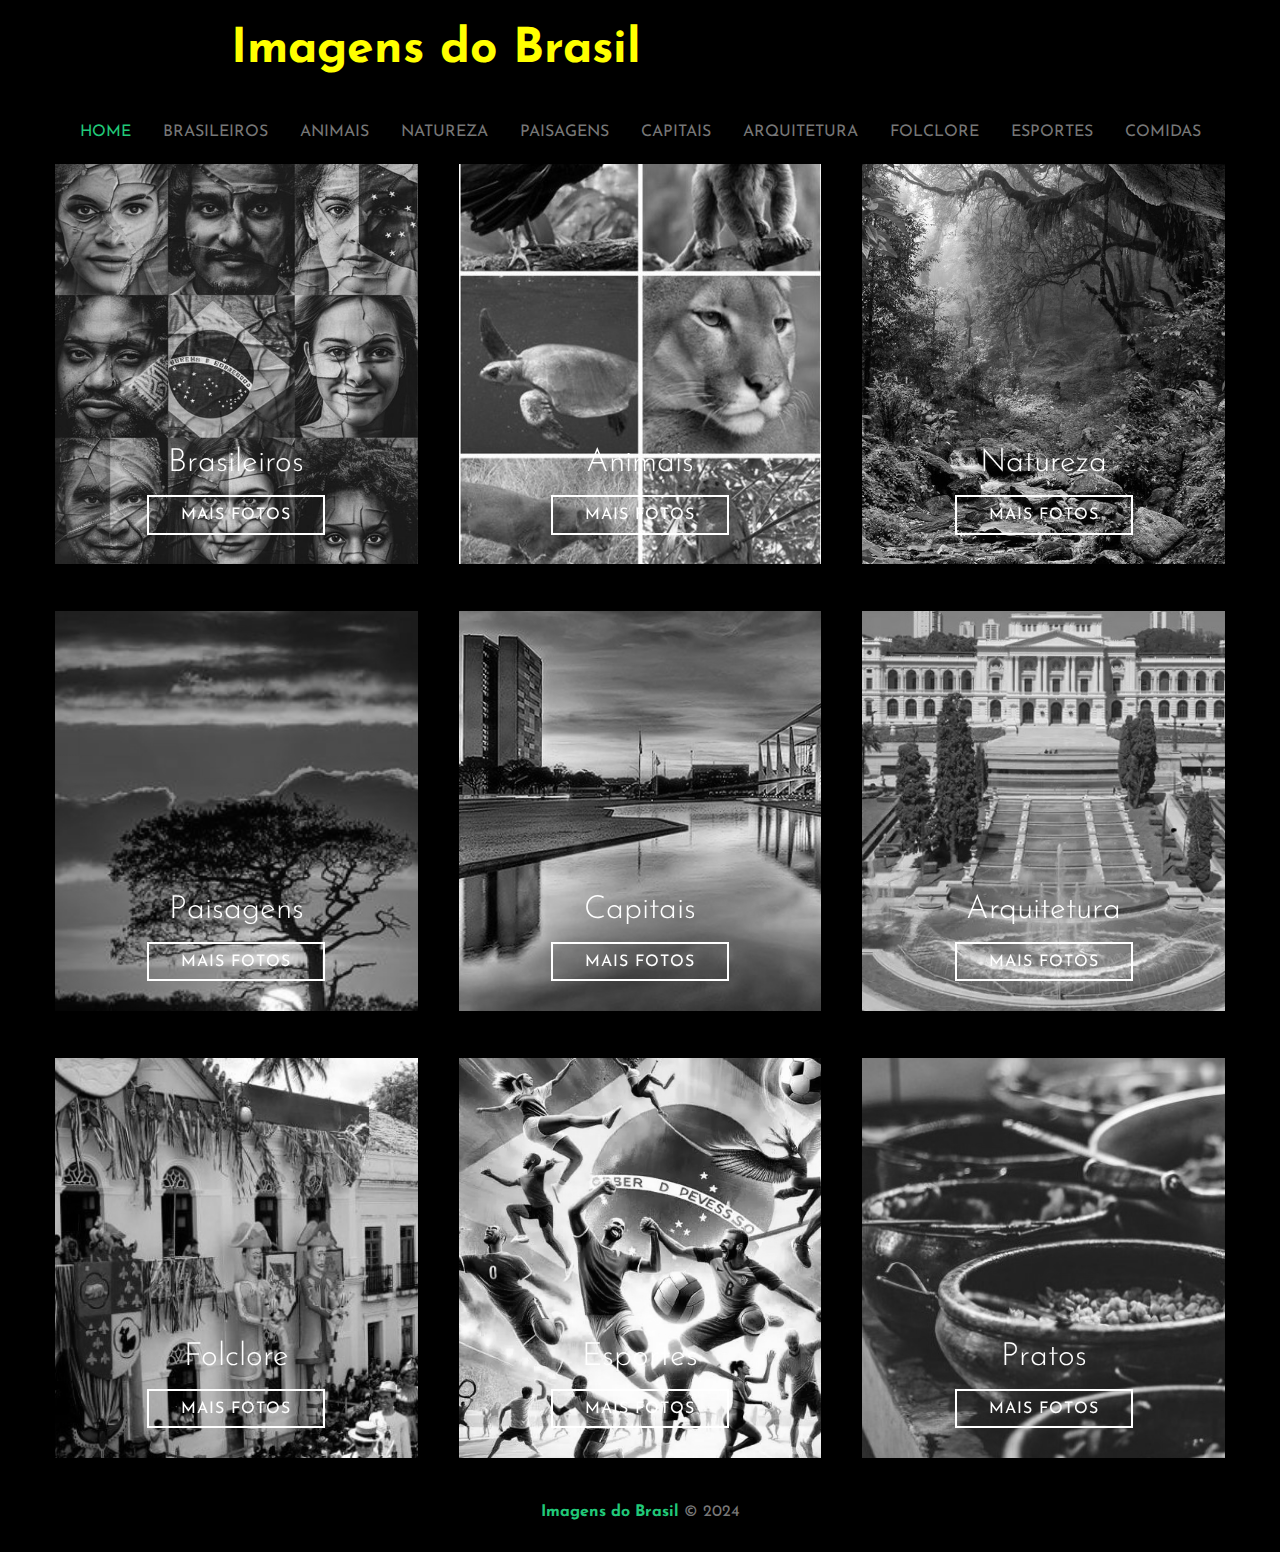
<file: index.html>
<!DOCTYPE html>
<html lang="pt-br">
<head>
  <meta charset="UTF-8">
  <meta name="viewport" content="width=device-width, initial-scale=1.0">
  <title>Imagens do Brasil </title>
</head>
<link rel="stylesheet" href="./css/style.css">
<link rel="preconnect" href="https://fonts.googleapis.com">
<link rel="preconnect" href="https://fonts.gstatic.com" crossorigin>
<link href="https://fonts.googleapis.com/css2?family=Josefin+Sans:ital,wght@0,100..700;1,100..700&display=swap" rel="stylesheet">

<link rel="stylesheet" href="https://cdnjs.cloudflare.com/ajax/libs/font-awesome/6.5.1/css/all.min.css" integrity="sha512-DTOQO9RWCH3ppGqcWaEA1BIZOC6xxalwEsw9c2QQeAIftl+Vegovlnee1c9QX4TctnWMn13TZye+giMm8e2LwA==" crossorigin="anonymous" referrerpolicy="no-referrer" />
<link rel="stylesheet" href="./index.html">
<body>

<div class="header-content">
   <h1 class="header-title">Imagens do Brasil</h1>
    <ul class="social-media">
      <li>
       <a href="https://github.com/Adriano1983" target="_blank"> <i class="fab fa-github"></i></a> 
      </li>
      <li>
        <a href="https://www.linkedin.com/in/adriano-beserra-0422541a2/" target="_blank"><i class="fab fa-linkedin"></i></a>
      </li>
      <li>
       <a href="mailto:adr.developer@hotmail.com" target="_blank"><i class="fa-solid fa-envelope"></i></a> 
      </li>
      
    </ul>
  </div>


  <header class="header">
    
  <nav class="header-navbar">  

  <ul>
    <li>
      <a href="../index.html" class="active">Home</a>
    </li>
    <li>
      <a href="./brasileiros.html">Brasileiros</a>
    </li>
    <li>
      <a href="./animais.html">Animais</a>
    </li>
    <li>
      <a href="./natureza.html">Natureza</a>
    </li>
    <li>
      <a href="./paisagens.html">Paisagens</a>
    </li>
    <li>
      <a href="./capitais.html">Capitais</a>
    </li>
    <li>
      <a href="./arquitetura.html">Arquitetura</a>
    </li>
    <li>
      <a href="./folclore.html">Folclore</a>
    </li>
    <li>
      <a href="./esportes.html">Esportes</a>
    </li>
    <li>
      <a href="./comidas.html">Comidas</a>
    </li>
  </ul>
</nav>

 </header>
<main>
  <div class="gallery">
    <div class="gallery-card" id="card-1">
      <h2 class="gallery-card-titlle">Brasileiros</h2>
      <a href="./brasileiros.html" class="gallery-card-btn">Mais fotos</a>
    </div>
      <div class="gallery-card" id="card-2">
        <h2 class="gallery-card-titlle">Animais</h2>
        <a href="./animais.html" class="gallery-card-btn">Mais fotos</a>
      </div>
        <div class="gallery-card" id="card-3">
          <h2 class="gallery-card-titlle">Natureza</h2>
          <a href="./natureza.html" class="gallery-card-btn">Mais fotos</a>
        </div>
          <div class="gallery-card" id="card-4">
            <h2 class="gallery-card-titlle">Paisagens </h2>
            <a href="./paisagens.html" class="gallery-card-btn">Mais fotos</a>
          </div>
            <div class="gallery-card" id="card-5">
              <h2 class="gallery-card-titlle">Capitais</h2>
              <a href="./capitais.html" class="gallery-card-btn">Mais fotos</a>
            </div>
              <div class="gallery-card" id="card-6">
                <h2 class="gallery-card-titlle">Arquitetura</h2>
                <a href="./arquitetura.html" class="gallery-card-btn">Mais fotos</a>
              </div>
                <div class="gallery-card" id="card-7">
                  <h2 class="gallery-card-titlle">Folclore</h2>
                  <a href="./folclore.html" class="gallery-card-btn">Mais fotos</a>
                </div>
                  <div class="gallery-card" id="card-8">
                    <h2 class="gallery-card-titlle">Esportes</h2>
                    <a href="./esportes.html" class="gallery-card-btn">Mais fotos</a>
                  </div>
                    <div class="gallery-card" id="card-9">
                      <h2 class="gallery-card-titlle">Pratos</h2>
                      <a href="./comidas.html" class="gallery-card-btn">Mais fotos</a>
                    </div>
   </div>
</main>
  <footer>
    <p><span>Imagens do Brasil</span> &copy; 2024</p>
  </footer>
</body>
</html>
</file>
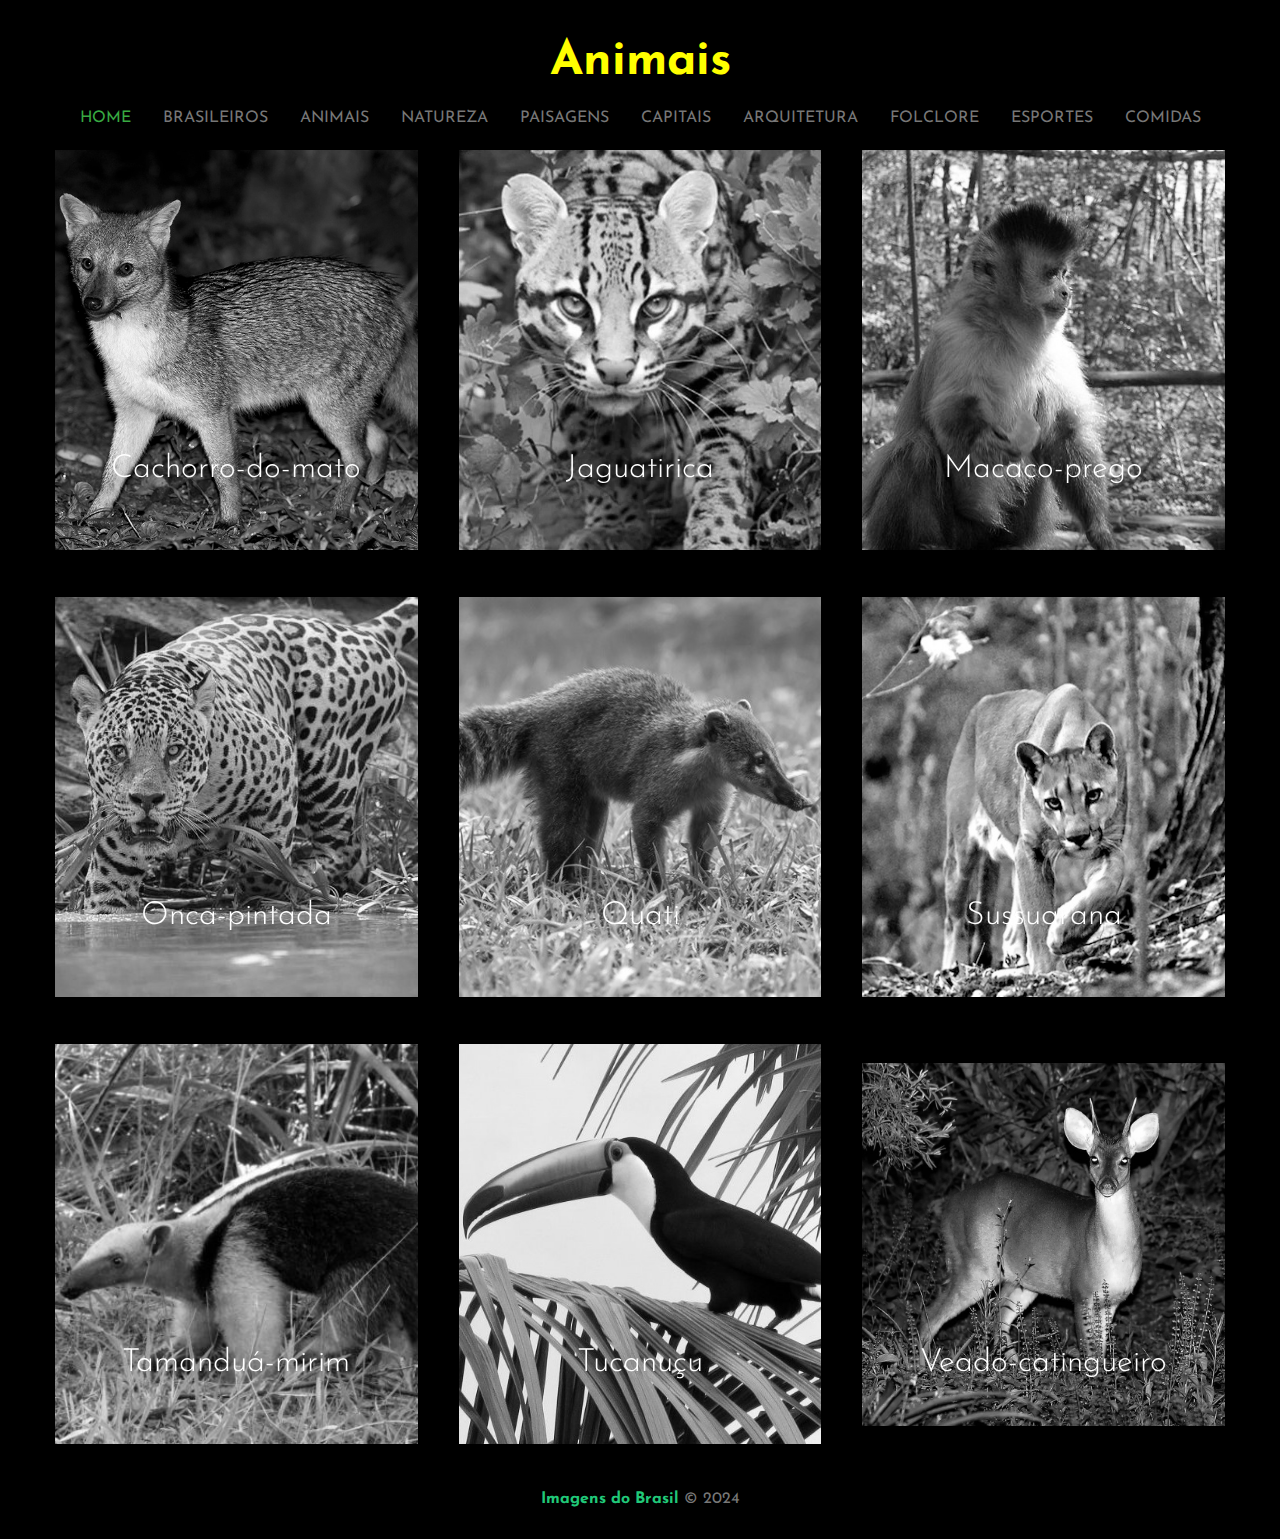
<file: animais.html>
<!DOCTYPE html>
<html lang="pt-br">
<head>
  <meta charset="UTF-8">
  <meta name="viewport" content="width=device-width, initial-scale=1.0">
  <title>Animais</title>
</head>
<link rel="stylesheet" href="./css/animais.css">
<link rel="preconnect" href="https://fonts.googleapis.com">
<link rel="preconnect" href="https://fonts.gstatic.com" crossorigin>
<link href="https://fonts.googleapis.com/css2?family=Josefin+Sans:ital,wght@0,100..700;1,100..700&display=swap" rel="stylesheet">

<link rel="stylesheet" href="https://cdnjs.cloudflare.com/ajax/libs/font-awesome/6.5.1/css/all.min.css" integrity="sha512-DTOQO9RWCH3ppGqcWaEA1BIZOC6xxalwEsw9c2QQeAIftl+Vegovlnee1c9QX4TctnWMn13TZye+giMm8e2LwA==" crossorigin="anonymous" referrerpolicy="no-referrer" />
<link rel="stylesheet" href="./index.html">
<body>

<div class="header-content">
   <h1 class="header-title">Animais</h1>
  </div>
  <header class="header">
    
  <nav class="header-navbar">  
  <ul>
    <li>
      <a href="../index.html" class="active">Home</a>
    </li>
    <li>
      <a href="./brasileiros.html">Brasileiros</a>
    </li>
    <li>
      <a href="./animais.html">Animais</a>
    </li>
    <li>
      <a href="./natureza.html">Natureza</a>
    </li>
    <li>
      <a href="./paisagens.html">Paisagens</a>
    </li>
    <li>
      <a href="./capitais.html">Capitais</a>
    </li>
    <li>
      <a href="./arquitetura.html">Arquitetura</a>
    </li>
    <li>
      <a href="./folclore.html">Folclore</a>
    </li>
    <li>
      <a href="./esportes.html">Esportes</a>
    </li>
    <li>
      <a href="./comidas.html">Comidas</a>
    </li>
  </ul>
</nav>

 </header>
<main>
  <div class="buttons-sides">
    <a href="./brasileiros.html" > <i class="fa-solid fa-angles-left"></i></a></li>
     <a href="./natureza.html" > <i class="fa-solid fa-angles-right"></i></a> 
  </div>
  
  <div class="gallery">
    <div class="gallery-card" id="card-1">
      <h2 class="gallery-card-titlle">Cachorro-do-mato</h2>
     
    </div>
      <div class="gallery-card" id="card-2">
        <h2 class="gallery-card-titlle">Jaguatirica</h2>
        
      </div>
        <div class="gallery-card" id="card-3">
          <h2 class="gallery-card-titlle">Macaco-prego</h2>
          
        </div>
          <div class="gallery-card" id="card-4">
            <h2 class="gallery-card-titlle">Onca-pintada</h2>
          
          </div>
            <div class="gallery-card" id="card-5">
              <h2 class="gallery-card-titlle">Quati</h2>
              
            </div>
              <div class="gallery-card" id="card-6">
                <h2 class="gallery-card-titlle">Sussuarana</h2>
                
              </div>
                <div class="gallery-card" id="card-7">
                  <h2 class="gallery-card-titlle">Tamanduá-mirim</h2>
                  
                </div>
                  <div class="gallery-card" id="card-8">
                    <h2 class="gallery-card-titlle">Tucanuçu</h2>
                    
                  </div>
                    <div class="gallery-card" id="card-9">
                      <h2 class="gallery-card-titlle">Veado-catingueiro</h2>
                      
                    </div>
   </div>
</main>
  <footer>
    <p><span>Imagens do Brasil</span> &copy; 2024</p>
  </footer>
</body>
</html>
</file>
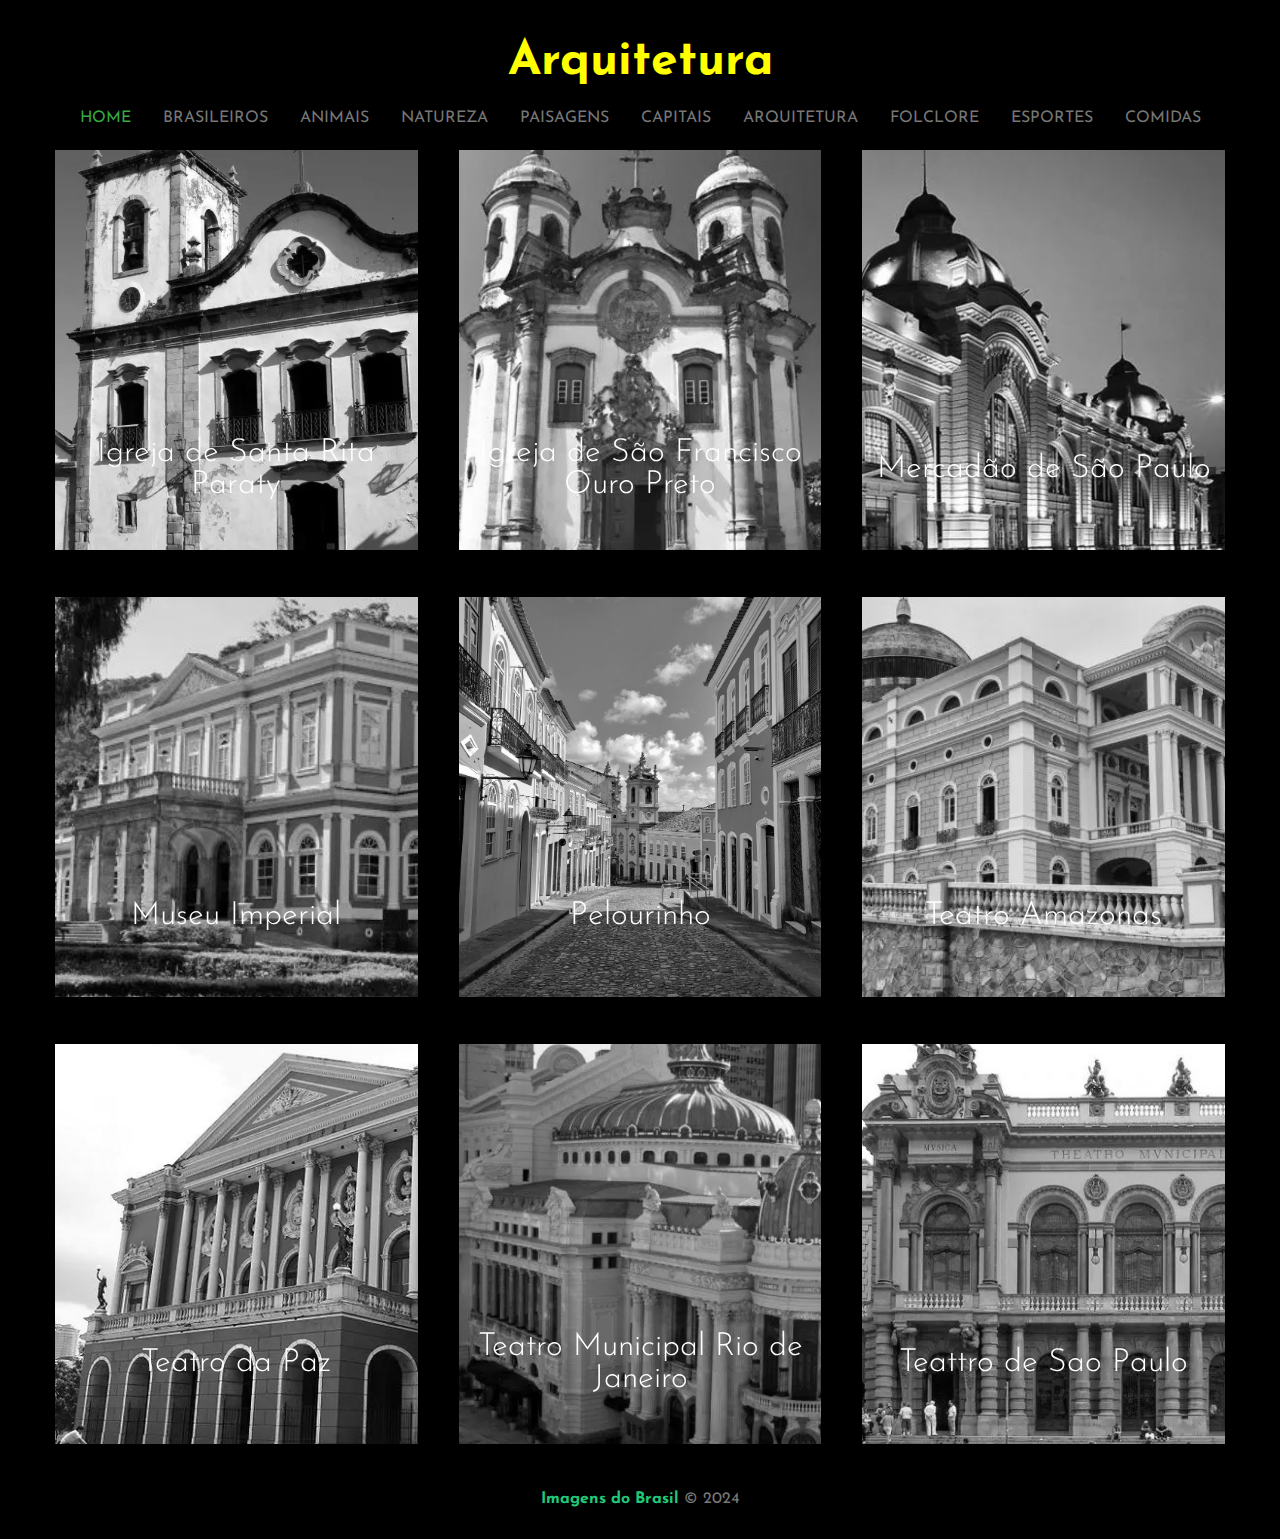
<file: arquitetura.html>
<!DOCTYPE html>
<html lang="pt-br">
<head>
  <meta charset="UTF-8">
  <meta name="viewport" content="width=device-width, initial-scale=1.0">
  <title>Arquitetura</title>
</head>
<link rel="stylesheet" href="./css/arquitetura.css">
<link rel="preconnect" href="https://fonts.googleapis.com">
<link rel="preconnect" href="https://fonts.gstatic.com" crossorigin>
<link href="https://fonts.googleapis.com/css2?family=Josefin+Sans:ital,wght@0,100..700;1,100..700&display=swap" rel="stylesheet">

<link rel="stylesheet" href="https://cdnjs.cloudflare.com/ajax/libs/font-awesome/6.5.1/css/all.min.css" integrity="sha512-DTOQO9RWCH3ppGqcWaEA1BIZOC6xxalwEsw9c2QQeAIftl+Vegovlnee1c9QX4TctnWMn13TZye+giMm8e2LwA==" crossorigin="anonymous" referrerpolicy="no-referrer" />
<link rel="stylesheet" href="./index.html">
<body>

<div class="header-content">
   <h1 class="header-title">Arquitetura</h1>
  </div>
  <header class="header">
    
  <nav class="header-navbar">  
  <ul>
    <li>
      <a href="../index.html" class="active">Home</a>
    </li>
    <li>
      <a href="./brasileiros.html">Brasileiros</a>
    </li>
    <li>
      <a href="./animais.html">Animais</a>
    </li>
    <li>
      <a href="./natureza.html">Natureza</a>
    </li>
    <li>
      <a href="./paisagens.html">Paisagens</a>
    </li>
    <li>
      <a href="./capitais.html">Capitais</a>
    </li>
    <li>
      <a href="./arquitetura.html">Arquitetura</a>
    </li>
    <li>
      <a href="./folclore.html">Folclore</a>
    </li>
    <li>
      <a href="./esportes.html">Esportes</a>
    </li>
    <li>
      <a href="./comidas.html">Comidas</a>
    </li>
  </ul>
</nav>

 </header>
<main>
  <div class="buttons-sides">
    <a href="./capitais.html"> <i class="fa-solid fa-angles-left"></i></a></li>
     <a href="./folclore.html"> <i class="fa-solid fa-angles-right"></i></a> 
  </div>
  <div class="gallery">
    <div class="gallery-card" id="card-1">
      <h2 class="gallery-card-titlle">Igreja de Santa Rita Paraty</h2>
     
    </div>
      <div class="gallery-card" id="card-2">
        <h2 class="gallery-card-titlle">Igreja de São Francisco Ouro Preto</h2>
        
      </div>
        <div class="gallery-card" id="card-3">
          <h2 class="gallery-card-titlle">Mercadão de São Paulo</h2>
          
        </div>
          <div class="gallery-card" id="card-4">
            <h2 class="gallery-card-titlle">Museu Imperial</h2>
          
          </div>
            <div class="gallery-card" id="card-5">
              <h2 class="gallery-card-titlle">Pelourinho</h2>
              
            </div>
              <div class="gallery-card" id="card-6">
                <h2 class="gallery-card-titlle">Teatro Amazonas</h2>
                
              </div>
                <div class="gallery-card" id="card-7">
                  <h2 class="gallery-card-titlle">Teatro da Paz</h2>
                  
                </div>
                  <div class="gallery-card" id="card-8">
                    <h2 class="gallery-card-titlle">Teatro Municipal Rio de Janeiro</h2>
                    
                  </div>
                    <div class="gallery-card" id="card-9">
                      <h2 class="gallery-card-titlle">Teattro de Sao Paulo</h2>
                      
                    </div>
   </div>
</main>
  <footer>
    <p><span>Imagens do Brasil</span> &copy; 2024</p>
  </footer>
</body>
</html>
</file>
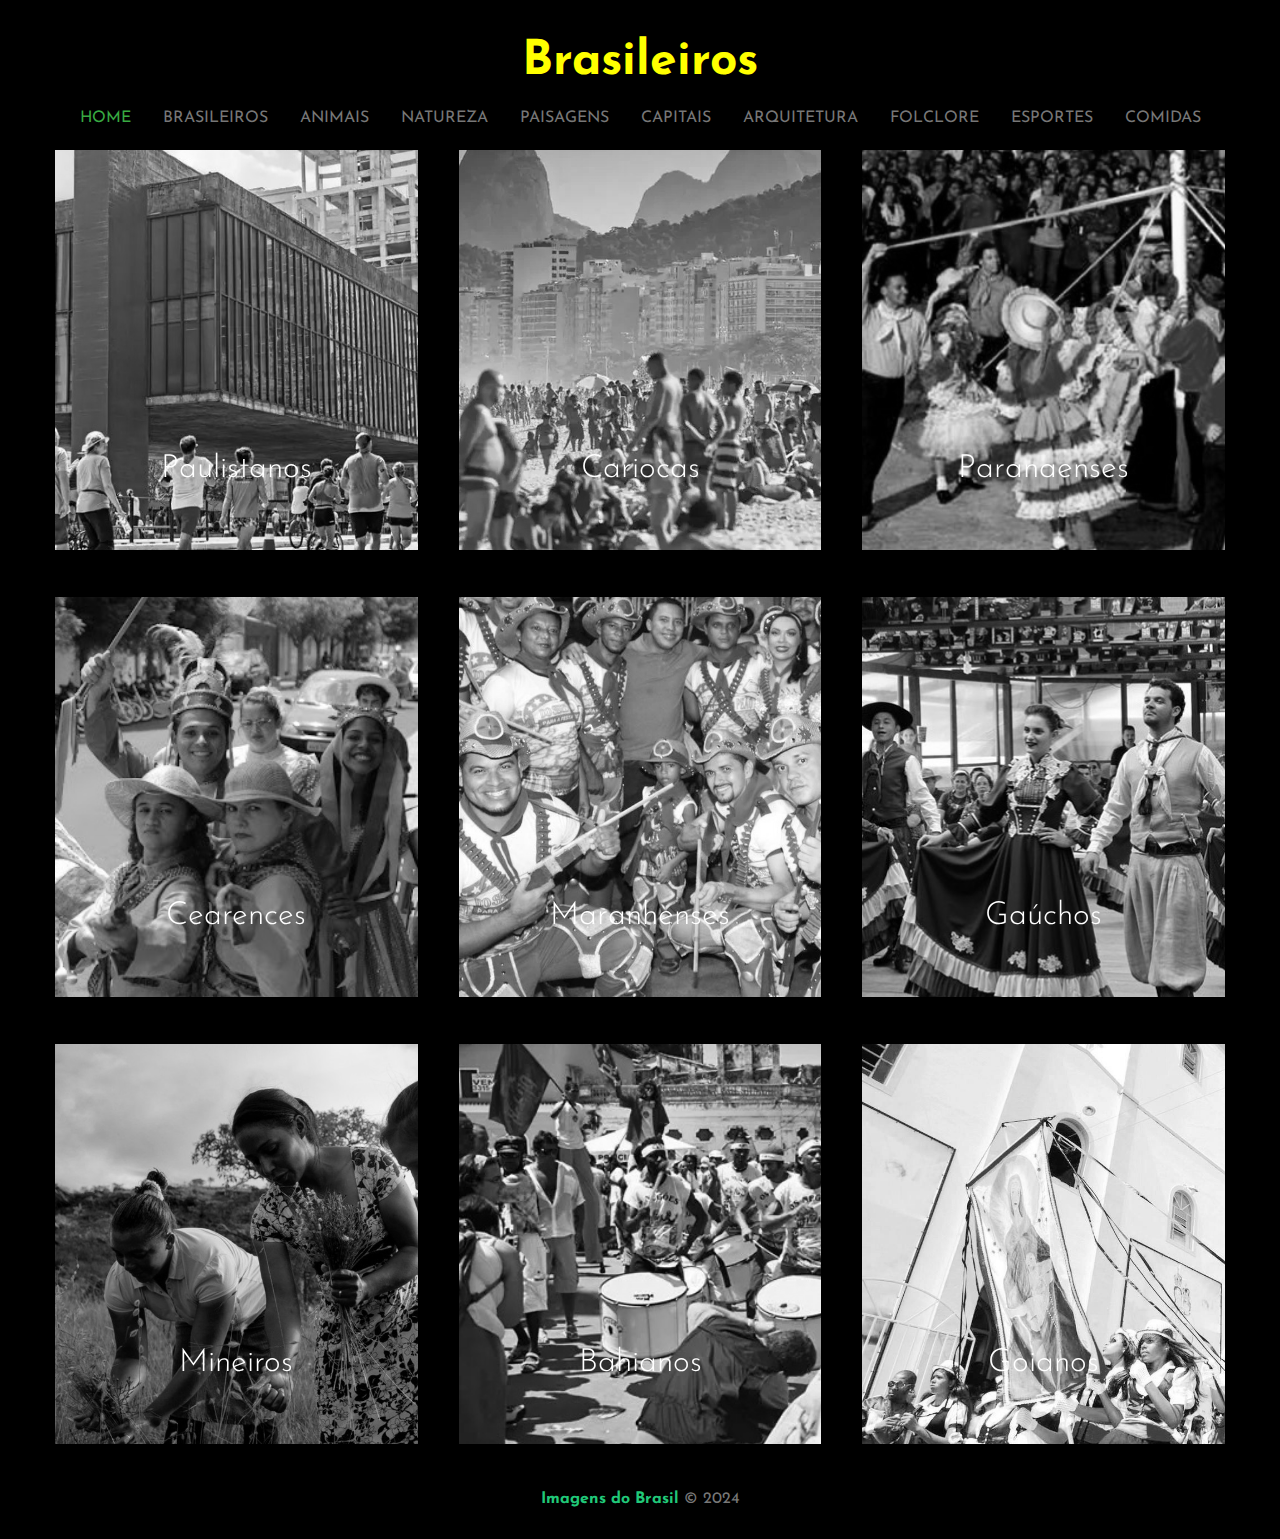
<file: brasileiros.html>
<!DOCTYPE html>
<html lang="pt-br">
<head>
  <meta charset="UTF-8">
  <meta name="viewport" content="width=device-width, initial-scale=1.0">
  <title>Brasileiros</title>
</head>
<link rel="stylesheet" href="./css/brasileiros.css">
<link rel="preconnect" href="https://fonts.googleapis.com">
<link rel="preconnect" href="https://fonts.gstatic.com" crossorigin>
<link href="https://fonts.googleapis.com/css2?family=Josefin+Sans:ital,wght@0,100..700;1,100..700&display=swap" rel="stylesheet">

<link rel="stylesheet" href="https://cdnjs.cloudflare.com/ajax/libs/font-awesome/6.5.1/css/all.min.css" integrity="sha512-DTOQO9RWCH3ppGqcWaEA1BIZOC6xxalwEsw9c2QQeAIftl+Vegovlnee1c9QX4TctnWMn13TZye+giMm8e2LwA==" crossorigin="anonymous" referrerpolicy="no-referrer" />
<link rel="stylesheet" href="./index.html">
<body>

<div class="header-content">
   <h1 class="header-title">Brasileiros</h1>
  </div>
  <header class="header">
    
  <nav class="header-navbar">  
  <ul>
    <li>
      <a href="../index.html" class="active">Home</a>
    </li>
    <li>
      <a href="./brasileiros.html">Brasileiros</a>
    </li>
    <li>
      <a href="./animais.html">Animais</a>
    </li>
    <li>
      <a href="./natureza.html">Natureza</a>
    </li>
    <li>
      <a href="./paisagens.html">Paisagens</a>
    </li>
    <li>
      <a href="./capitais.html">Capitais</a>
    </li>
    <li>
      <a href="./arquitetura.html">Arquitetura</a>
    </li>
    <li>
      <a href="./folclore.html">Folclore</a>
    </li>
    <li>
      <a href="./esportes.html">Esportes</a>
    </li>
    <li>
      <a href="./comidas.html">Comidas</a>
    </li>
  </ul>
</nav>

 </header>
<main>

  <div class="buttons-sides">
    <a href="./index.html"> <i class="fa-solid fa-angles-left"></i></a></li>
     <a href="./animais.html"> <i class="fa-solid fa-angles-right"></i></a> 
  </div>
  
  <div class="gallery">
    <div class="gallery-card" id="card-1">
      <h2 class="gallery-card-titlle">Paulistanos</h2>
     
    </div>
      <div class="gallery-card" id="card-2">
        <h2 class="gallery-card-titlle">Cariocas</h2>
        
      </div>
        <div class="gallery-card" id="card-3">
          <h2 class="gallery-card-titlle">Paranaenses</h2>
          
        </div>
          <div class="gallery-card" id="card-4">
            <h2 class="gallery-card-titlle">Cearences</h2>
          
          </div>
            <div class="gallery-card" id="card-5">
              <h2 class="gallery-card-titlle">Maranhenses</h2>
              
            </div>
              <div class="gallery-card" id="card-6">
                <h2 class="gallery-card-titlle">Gaúchos</h2>
                
              </div>
                <div class="gallery-card" id="card-7">
                  <h2 class="gallery-card-titlle">Mineiros</h2>
                  
                </div>
                  <div class="gallery-card" id="card-8">
                    <h2 class="gallery-card-titlle">Bahianos</h2>
                    
                  </div>
                    <div class="gallery-card" id="card-9">
                      <h2 class="gallery-card-titlle">Goianos</h2>
                      
                    </div>
   </div>
</main>
  <footer>
    <p><span>Imagens do Brasil</span> &copy; 2024</p>
  </footer>
</body>
</html>
</file>
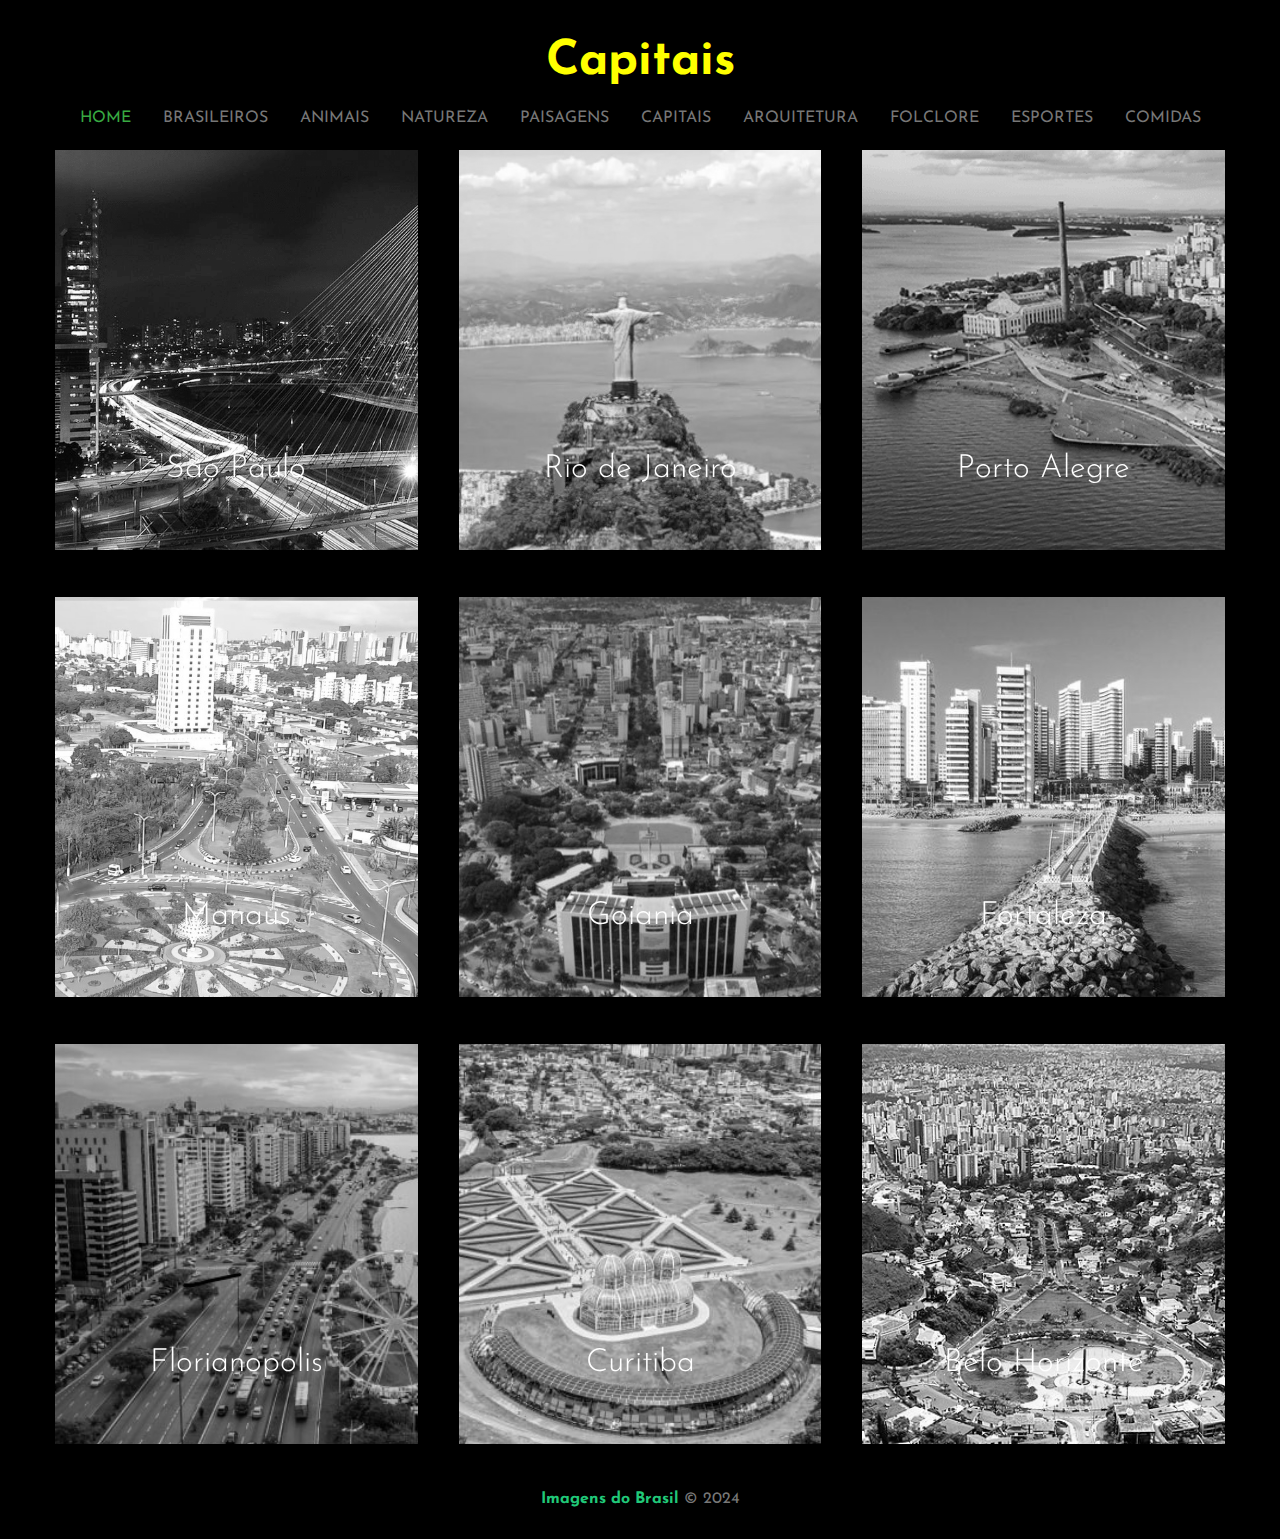
<file: capitais.html>
<!DOCTYPE html>
<html lang="pt-br">
<head>
  <meta charset="UTF-8">
  <meta name="viewport" content="width=device-width, initial-scale=1.0">
  <title>Capitais</title>
</head>
<link rel="stylesheet" href="./css/capitais.css">
<link rel="preconnect" href="https://fonts.googleapis.com">
<link rel="preconnect" href="https://fonts.gstatic.com" crossorigin>
<link href="https://fonts.googleapis.com/css2?family=Josefin+Sans:ital,wght@0,100..700;1,100..700&display=swap" rel="stylesheet">

<link rel="stylesheet" href="https://cdnjs.cloudflare.com/ajax/libs/font-awesome/6.5.1/css/all.min.css" integrity="sha512-DTOQO9RWCH3ppGqcWaEA1BIZOC6xxalwEsw9c2QQeAIftl+Vegovlnee1c9QX4TctnWMn13TZye+giMm8e2LwA==" crossorigin="anonymous" referrerpolicy="no-referrer" />
<link rel="stylesheet" href="./index.html">
<body>

<div class="header-content">
   <h1 class="header-title">Capitais</h1>
  </div>
  <header class="header">
    
  <nav class="header-navbar">  
  <ul>
    <li>
      <a href="../index.html" class="active">Home</a>
    </li>
    <li>
      <a href="./brasileiros.html">Brasileiros</a>
    </li>
    <li>
      <a href="./animais.html">Animais</a>
    </li>
    <li>
      <a href="./natureza.html">Natureza</a>
    </li>
    <li>
      <a href="./paisagens.html">Paisagens</a>
    </li>
    <li>
      <a href="./capitais.html">Capitais</a>
    </li>
    <li>
      <a href="./arquitetura.html">Arquitetura</a>
    </li>
    <li>
      <a href="./folclore.html">Folclore</a>
    </li>
    <li>
      <a href="./esportes.html">Esportes</a>
    </li>
    <li>
      <a href="./comidas.html">Comidas</a>
    </li>
  </ul>
</nav>

 </header>
<main>
  <div class="buttons-sides">
    <a href="./paisagens.html"> <i class="fa-solid fa-angles-left"></i></a></li>
     <a href="./arquitetura.html"> <i class="fa-solid fa-angles-right"></i></a> 
  </div>
  <div class="gallery">
    <div class="gallery-card" id="card-1">
      <h2 class="gallery-card-titlle">São Paulo</h2>
     
    </div>
      <div class="gallery-card" id="card-2">
        <h2 class="gallery-card-titlle">Rio de Janeiro</h2>
        
      </div>
        <div class="gallery-card" id="card-3">
          <h2 class="gallery-card-titlle">Porto Alegre</h2>
          
        </div>
          <div class="gallery-card" id="card-4">
            <h2 class="gallery-card-titlle">Manaus</h2>
          
          </div>
            <div class="gallery-card" id="card-5">
              <h2 class="gallery-card-titlle">Goiania</h2>
              
            </div>
              <div class="gallery-card" id="card-6">
                <h2 class="gallery-card-titlle">Fortaleza</h2>
                
              </div>
                <div class="gallery-card" id="card-7">
                  <h2 class="gallery-card-titlle">Florianopolis</h2>
                  
                </div>
                  <div class="gallery-card" id="card-8">
                    <h2 class="gallery-card-titlle">Curitiba</h2>
                    
                  </div>
                    <div class="gallery-card" id="card-9">
                      <h2 class="gallery-card-titlle">Belo Horizonte</h2>
                      
                    </div>
   </div>
</main>
  <footer>
    <p><span>Imagens do Brasil</span> &copy; 2024</p>
  </footer>
</body>
</html>
</file>
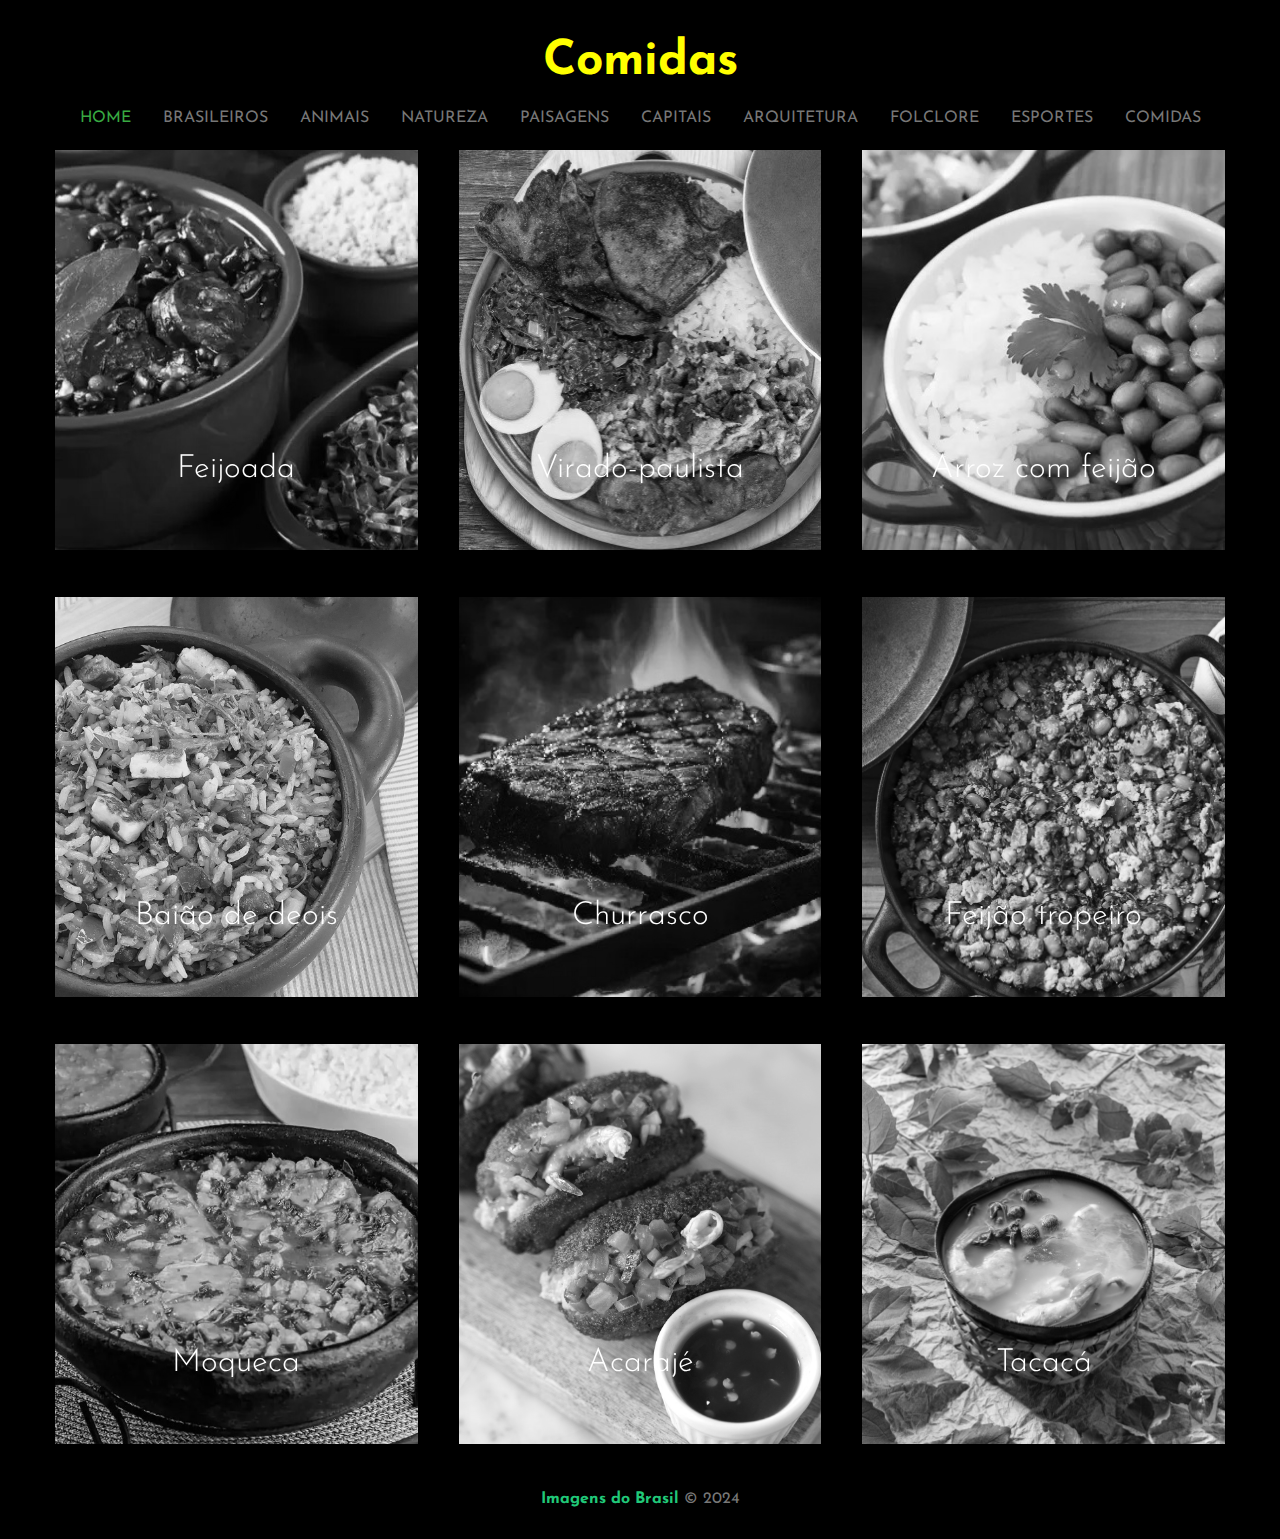
<file: comidas.html>
<!DOCTYPE html>
<html lang="pt-br">
<head>
  <meta charset="UTF-8">
  <meta name="viewport" content="width=device-width, initial-scale=1.0">
  <title>Comidas</title>
</head>
<link rel="stylesheet" href="./css/comidas.css">
<link rel="preconnect" href="https://fonts.googleapis.com">
<link rel="preconnect" href="https://fonts.gstatic.com" crossorigin>
<link href="https://fonts.googleapis.com/css2?family=Josefin+Sans:ital,wght@0,100..700;1,100..700&display=swap" rel="stylesheet">

<link rel="stylesheet" href="https://cdnjs.cloudflare.com/ajax/libs/font-awesome/6.5.1/css/all.min.css" integrity="sha512-DTOQO9RWCH3ppGqcWaEA1BIZOC6xxalwEsw9c2QQeAIftl+Vegovlnee1c9QX4TctnWMn13TZye+giMm8e2LwA==" crossorigin="anonymous" referrerpolicy="no-referrer" />
<link rel="stylesheet" href="./index.html">
<body>

<div class="header-content">
   <h1 class="header-title">Comidas</h1>
  </div>
  <header class="header">
    
  <nav class="header-navbar">  
  <ul>
    <li>
      <a href="../index.html" class="active">Home</a>
    </li>
    <li>
      <a href="./brasileiros.html">Brasileiros</a>
    </li>
    <li>
      <a href="./animais.html">Animais</a>
    </li>
    <li>
      <a href="./natureza.html">Natureza</a>
    </li>
    <li>
      <a href="./paisagens.html">Paisagens</a>
    </li>
    <li>
      <a href="./capitais.html">Capitais</a>
    </li>
    <li>
      <a href="./arquitetura.html">Arquitetura</a>
    </li>
    <li>
      <a href="./folclore.html">Folclore</a>
    </li>
    <li>
      <a href="./esportes.html">Esportes</a>
    </li>
    <li>
      <a href="./comidas.html">Comidas</a>
    </li>
  </ul>
</nav>

 </header>
<main>
  <div class="buttons-sides">
    <a href="./esportes.html"> <i class="fa-solid fa-angles-left"></i></a></li>
     <a href="./index.html"> <i class="fa-solid fa-angles-right"></i></a> 
  </div>
  <div class="gallery">
    <div class="gallery-card" id="card-1">
      <h2 class="gallery-card-titlle">Feijoada</h2>
     
    </div>
      <div class="gallery-card" id="card-2">
        <h2 class="gallery-card-titlle">Virado-paulista</h2>
        
      </div>
        <div class="gallery-card" id="card-3">
          <h2 class="gallery-card-titlle">Arroz com feijão</h2>
          
        </div>
          <div class="gallery-card" id="card-4">
            <h2 class="gallery-card-titlle">Baião de deois</h2>
          
          </div>
            <div class="gallery-card" id="card-5">
              <h2 class="gallery-card-titlle">Churrasco</h2>
              
            </div>
              <div class="gallery-card" id="card-6">
                <h2 class="gallery-card-titlle">Feijão tropeiro</h2>
                
              </div>
                <div class="gallery-card" id="card-7">
                  <h2 class="gallery-card-titlle">Moqueca</h2>
                  
                </div>
                  <div class="gallery-card" id="card-8">
                    <h2 class="gallery-card-titlle">Acarajé</h2>
                    
                  </div>
                    <div class="gallery-card" id="card-9">
                      <h2 class="gallery-card-titlle">Tacacá</h2>
                      
                    </div>
   </div>
</main>
  <footer>
    <p><span>Imagens do Brasil</span> &copy; 2024</p>
  </footer>
</body>
</html>
</file>
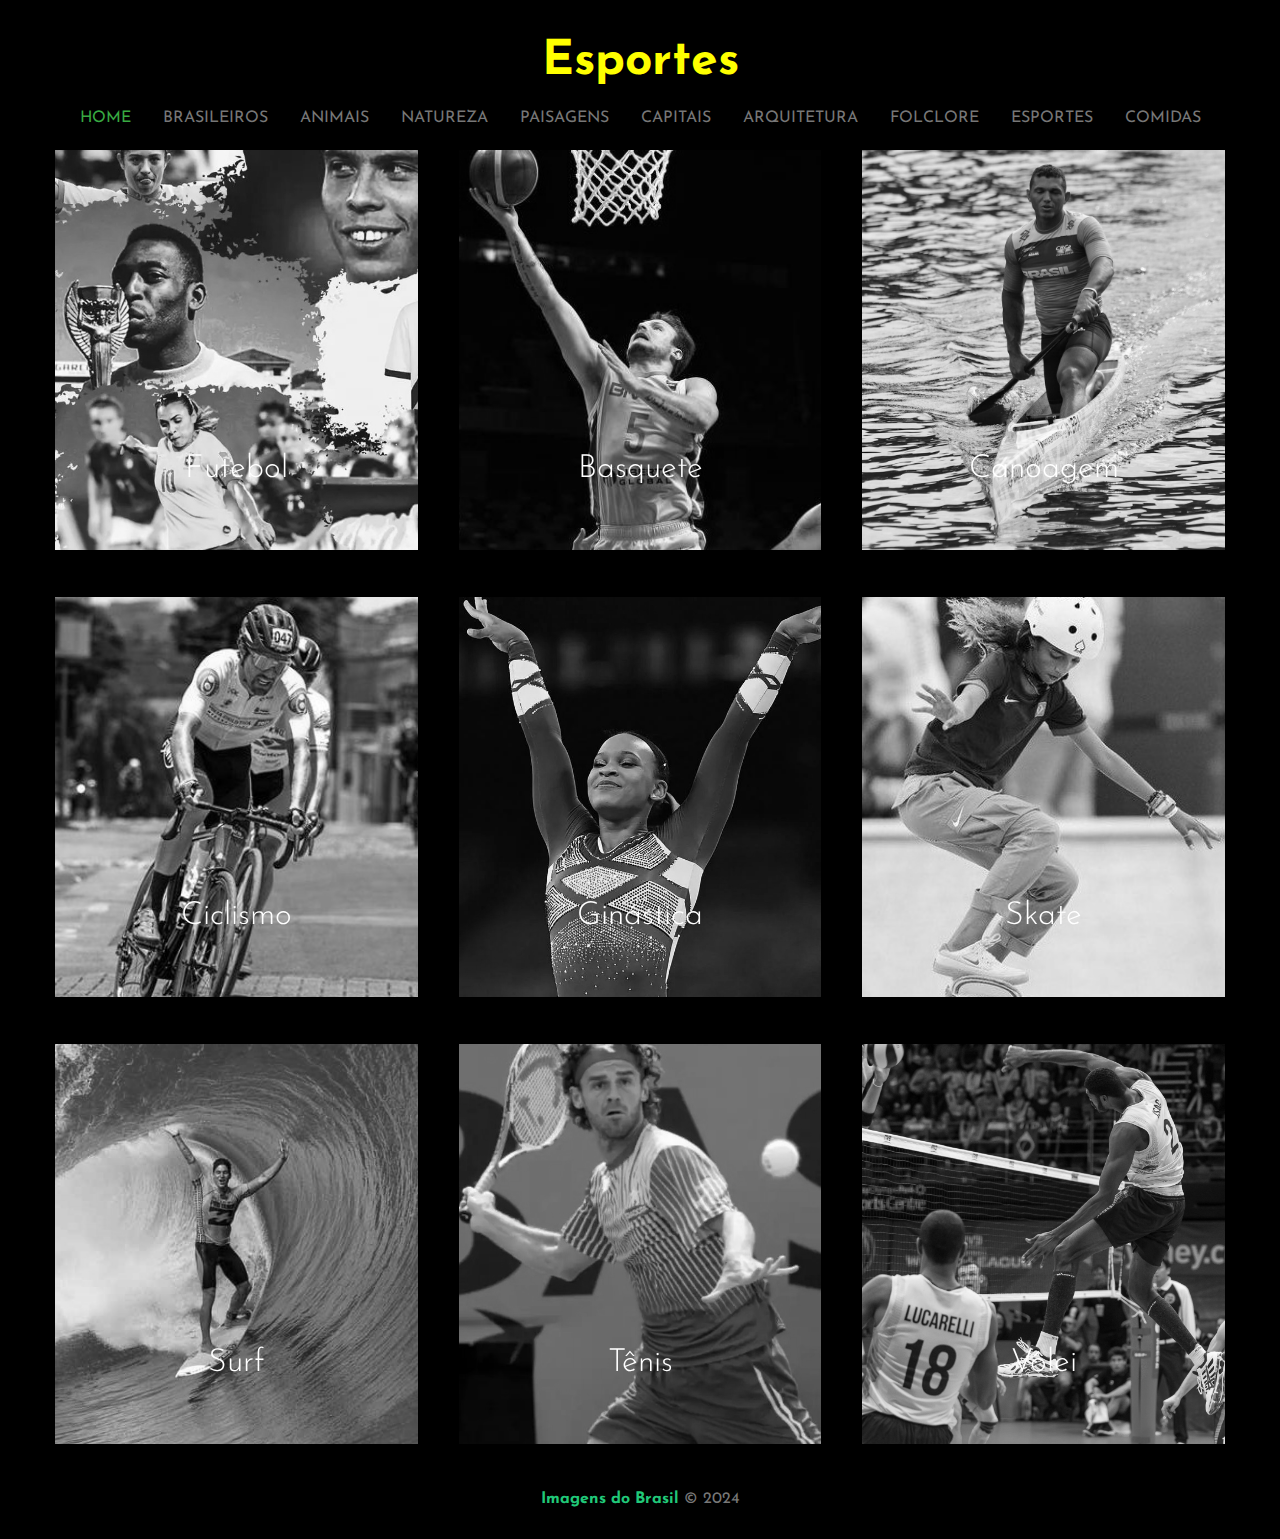
<file: esportes.html>
<!DOCTYPE html>
<html lang="pt-br">
<head>
  <meta charset="UTF-8">
  <meta name="viewport" content="width=device-width, initial-scale=1.0">
  <title>Animais</title>
</head>
<link rel="stylesheet" href="./css/esportes.css">
<link rel="preconnect" href="https://fonts.googleapis.com">
<link rel="preconnect" href="https://fonts.gstatic.com" crossorigin>
<link href="https://fonts.googleapis.com/css2?family=Josefin+Sans:ital,wght@0,100..700;1,100..700&display=swap" rel="stylesheet">

<link rel="stylesheet" href="https://cdnjs.cloudflare.com/ajax/libs/font-awesome/6.5.1/css/all.min.css" integrity="sha512-DTOQO9RWCH3ppGqcWaEA1BIZOC6xxalwEsw9c2QQeAIftl+Vegovlnee1c9QX4TctnWMn13TZye+giMm8e2LwA==" crossorigin="anonymous" referrerpolicy="no-referrer" />
<link rel="stylesheet" href="./index.html">
<body>

<div class="header-content">
   <h1 class="header-title">Esportes</h1>
  </div>
  <header class="header">
    
  <nav class="header-navbar">  
  <ul>
    <li>
      <a href="../index.html" class="active">Home</a>
    </li>
    <li>
      <a href="./brasileiros.html">Brasileiros</a>
    </li>
    <li>
      <a href="./animais.html">Animais</a>
    </li>
    <li>
      <a href="./natureza.html">Natureza</a>
    </li>
    <li>
      <a href="./paisagens.html">Paisagens</a>
    </li>
    <li>
      <a href="./capitais.html">Capitais</a>
    </li>
    <li>
      <a href="./arquitetura.html">Arquitetura</a>
    </li>
    <li>
      <a href="./folclore.html">Folclore</a>
    </li>
    <li>
      <a href="./esportes.html">Esportes</a>
    </li>
    <li>
      <a href="./comidas.html">Comidas</a>
    </li>
  </ul>
</nav>

 </header>
<main>
  <div class="buttons-sides">
    <a href="./folclore.html"> <i class="fa-solid fa-angles-left"></i></a></li>
     <a href="./comidas.html"> <i class="fa-solid fa-angles-right"></i></a> 
  </div>
  <div class="gallery">
    <div class="gallery-card" id="card-1">
      <h2 class="gallery-card-titlle">Futebol</h2>
     
    </div>
      <div class="gallery-card" id="card-2">
        <h2 class="gallery-card-titlle">Basquete</h2>
        
      </div>
        <div class="gallery-card" id="card-3">
          <h2 class="gallery-card-titlle">Canoagem</h2>
          
        </div>
          <div class="gallery-card" id="card-4">
            <h2 class="gallery-card-titlle">Ciclismo</h2>
          
          </div>
            <div class="gallery-card" id="card-5">
              <h2 class="gallery-card-titlle">Ginástica</h2>
              
            </div>
              <div class="gallery-card" id="card-6">
                <h2 class="gallery-card-titlle">Skate</h2>
                
              </div>
                <div class="gallery-card" id="card-7">
                  <h2 class="gallery-card-titlle">Surf</h2>
                  
                </div>
                  <div class="gallery-card" id="card-8">
                    <h2 class="gallery-card-titlle">Tênis</h2>
                    
                  </div>
                    <div class="gallery-card" id="card-9">
                      <h2 class="gallery-card-titlle">Vôlei</h2>
                      
                    </div>
   </div>
</main>
  <footer>
    <p><span>Imagens do Brasil</span> &copy; 2024</p>
  </footer>
</body>
</html>
</file>
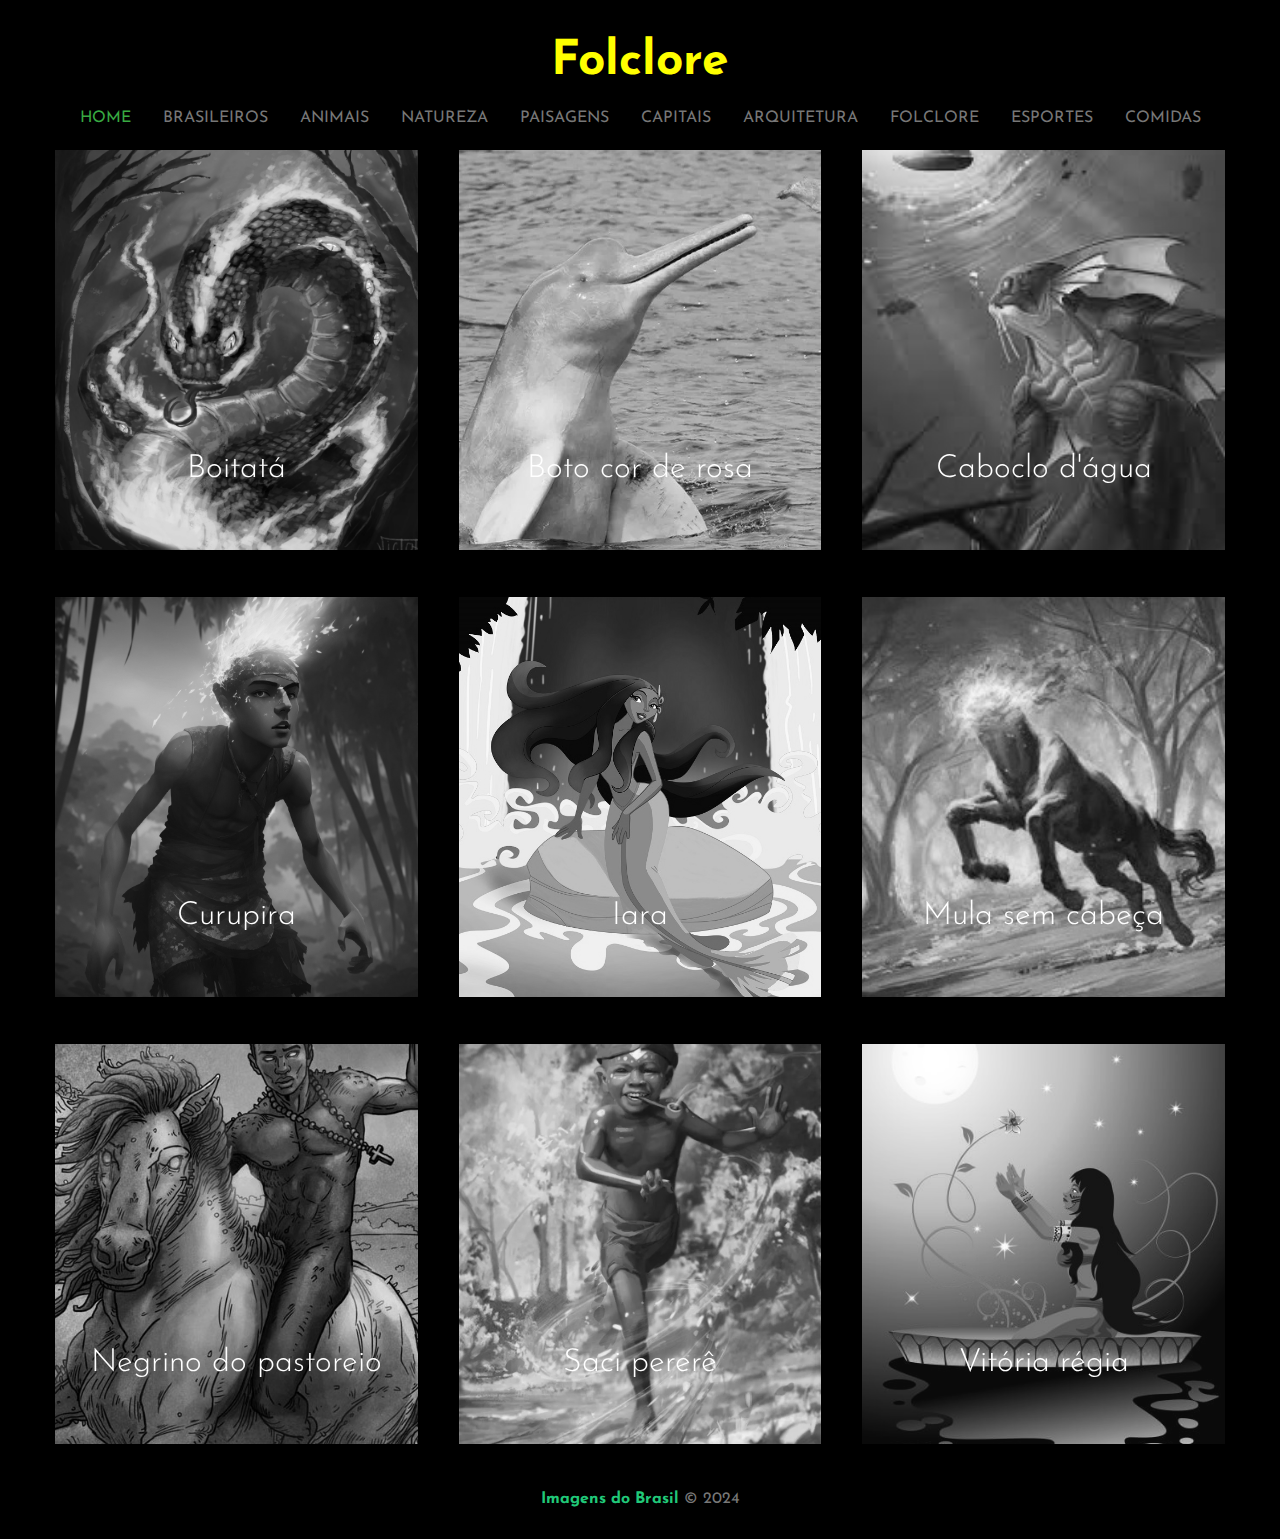
<file: folclore.html>
<!DOCTYPE html>
<html lang="pt-br">
<head>
  <meta charset="UTF-8">
  <meta name="viewport" content="width=device-width, initial-scale=1.0">
  <title>Folclore</title>
</head>
<link rel="stylesheet" href="./css/folclore.css">
<link rel="preconnect" href="https://fonts.googleapis.com">
<link rel="preconnect" href="https://fonts.gstatic.com" crossorigin>
<link href="https://fonts.googleapis.com/css2?family=Josefin+Sans:ital,wght@0,100..700;1,100..700&display=swap" rel="stylesheet">

<link rel="stylesheet" href="https://cdnjs.cloudflare.com/ajax/libs/font-awesome/6.5.1/css/all.min.css" integrity="sha512-DTOQO9RWCH3ppGqcWaEA1BIZOC6xxalwEsw9c2QQeAIftl+Vegovlnee1c9QX4TctnWMn13TZye+giMm8e2LwA==" crossorigin="anonymous" referrerpolicy="no-referrer" />
<link rel="stylesheet" href="./index.html">
<body>

<div class="header-content">
   <h1 class="header-title">Folclore</h1>
  </div>
  <header class="header">
    
  <nav class="header-navbar">  
  <ul>
    <li>
      <a href="../index.html" class="active">Home</a>
    </li>
    <li>
      <a href="./brasileiros.html">Brasileiros</a>
    </li>
    <li>
      <a href="./animais.html">Animais</a>
    </li>
    <li>
      <a href="./natureza.html">Natureza</a>
    </li>
    <li>
      <a href="./paisagens.html">Paisagens</a>
    </li>
    <li>
      <a href="./capitais.html">Capitais</a>
    </li>
    <li>
      <a href="./arquitetura.html">Arquitetura</a>
    </li>
    <li>
      <a href="./folclore.html">Folclore</a>
    </li>
    <li>
      <a href="./esportes.html">Esportes</a>
    </li>
    <li>
      <a href="./comidas.html">Comidas</a>
    </li>
  </ul>
</nav>

 </header>
<main>
  <div class="buttons-sides">
    <a href="./arquitetura.html"> <i class="fa-solid fa-angles-left"></i></a></li>
     <a href="./esportes.html"> <i class="fa-solid fa-angles-right"></i></a> 
  </div>
  <div class="gallery">
    <div class="gallery-card" id="card-1">
      <h2 class="gallery-card-titlle">Boitatá</h2>
     
    </div>
      <div class="gallery-card" id="card-2">
        <h2 class="gallery-card-titlle">Boto cor de rosa</h2>
        
      </div>
        <div class="gallery-card" id="card-3">
          <h2 class="gallery-card-titlle">Caboclo d'água</h2>
          
        </div>
          <div class="gallery-card" id="card-4">
            <h2 class="gallery-card-titlle">Curupira</h2>
          
          </div>
            <div class="gallery-card" id="card-5">
              <h2 class="gallery-card-titlle">Iara</h2>
              
            </div>
              <div class="gallery-card" id="card-6">
                <h2 class="gallery-card-titlle">Mula sem cabeça</h2>
                
              </div>
                <div class="gallery-card" id="card-7">
                  <h2 class="gallery-card-titlle">Negrino do pastoreio</h2>
                  
                </div>
                  <div class="gallery-card" id="card-8">
                    <h2 class="gallery-card-titlle">Saci pererê</h2>
                    
                  </div>
                    <div class="gallery-card" id="card-9">
                      <h2 class="gallery-card-titlle">Vitória régia</h2>
                      
                    </div>
   </div>
</main>
  <footer>
    <p><span>Imagens do Brasil</span> &copy; 2024</p>
  </footer>
</body>
</html>
</file>
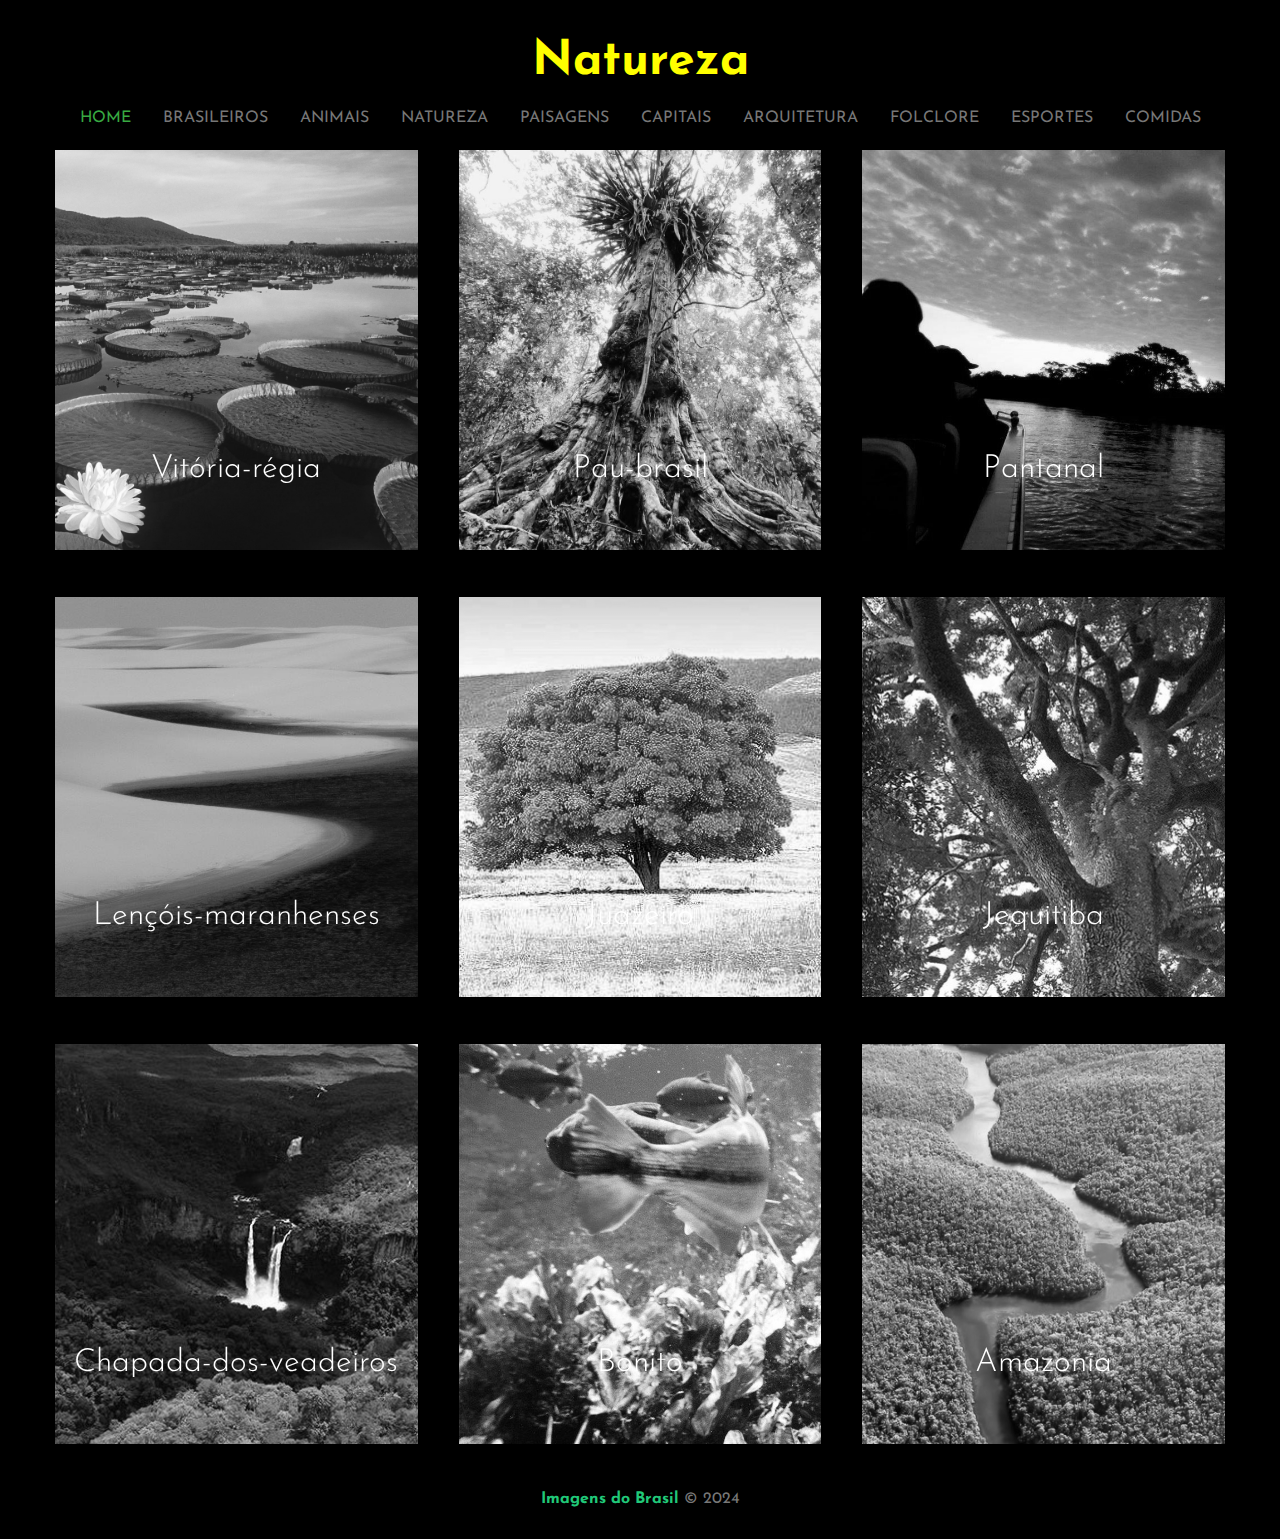
<file: natureza.html>
<!DOCTYPE html>
<html lang="pt-br">
<head>
  <meta charset="UTF-8">
  <meta name="viewport" content="width=device-width, initial-scale=1.0">
  <title>Natureza</title>
</head>
<link rel="stylesheet" href="./css/natureza.css">
<link rel="preconnect" href="https://fonts.googleapis.com">
<link rel="preconnect" href="https://fonts.gstatic.com" crossorigin>
<link href="https://fonts.googleapis.com/css2?family=Josefin+Sans:ital,wght@0,100..700;1,100..700&display=swap" rel="stylesheet">

<link rel="stylesheet" href="https://cdnjs.cloudflare.com/ajax/libs/font-awesome/6.5.1/css/all.min.css" integrity="sha512-DTOQO9RWCH3ppGqcWaEA1BIZOC6xxalwEsw9c2QQeAIftl+Vegovlnee1c9QX4TctnWMn13TZye+giMm8e2LwA==" crossorigin="anonymous" referrerpolicy="no-referrer" />
<link rel="stylesheet" href="./index.html">
<body>

<div class="header-content">
   <h1 class="header-title">Natureza</h1>
  </div>
  <header class="header">
    
  <nav class="header-navbar">  
  <ul>
    <li>
      <a href="../index.html" class="active">Home</a>
    </li>
    <li>
      <a href="./brasileiros.html">Brasileiros</a>
    </li>
    <li>
      <a href="./animais.html">Animais</a>
    </li>
    <li>
      <a href="./natureza.html">Natureza</a>
    </li>
    <li>
      <a href="./paisagens.html">Paisagens</a>
    </li>
    <li>
      <a href="./capitais.html">Capitais</a>
    </li>
    <li>
      <a href="./arquitetura.html">Arquitetura</a>
    </li>
    <li>
      <a href="./folclore.html">Folclore</a>
    </li>
    <li>
      <a href="./esportes.html">Esportes</a>
    </li>
    <li>
      <a href="./comidas.html">Comidas</a>
    </li>
  </ul>
</nav>

 </header>
<main>
  <div class="buttons-sides">
    <a href="./animais.html"> <i class="fa-solid fa-angles-left"></i></a></li>
     <a href="./paisagens.html"> <i class="fa-solid fa-angles-right"></i></a> 
  </div>
  
  <div class="gallery">
    <div class="gallery-card" id="card-1">
      <h2 class="gallery-card-titlle">Vitória-régia</h2>
     
    </div>
      <div class="gallery-card" id="card-2">
        <h2 class="gallery-card-titlle">Pau-brasil</h2>
        
      </div>
        <div class="gallery-card" id="card-3">
          <h2 class="gallery-card-titlle">Pantanal</h2>
          
        </div>
          <div class="gallery-card" id="card-4">
            <h2 class="gallery-card-titlle">Lençóis-maranhenses</h2>
          
          </div>
            <div class="gallery-card" id="card-5">
              <h2 class="gallery-card-titlle">Juazeiro</h2>
              
            </div>
              <div class="gallery-card" id="card-6">
                <h2 class="gallery-card-titlle">Jequitiba</h2>
                
              </div>
                <div class="gallery-card" id="card-7">
                  <h2 class="gallery-card-titlle">Chapada-dos-veadeiros</h2>
                  
                </div>
                  <div class="gallery-card" id="card-8">
                    <h2 class="gallery-card-titlle">Bonito</h2>
                    
                  </div>
                    <div class="gallery-card" id="card-9">
                      <h2 class="gallery-card-titlle">Amazonia</h2>
                      
                    </div>
   </div>
</main>
  <footer>
    <p><span>Imagens do Brasil</span> &copy; 2024</p>
  </footer>
</body>
</html>
</file>
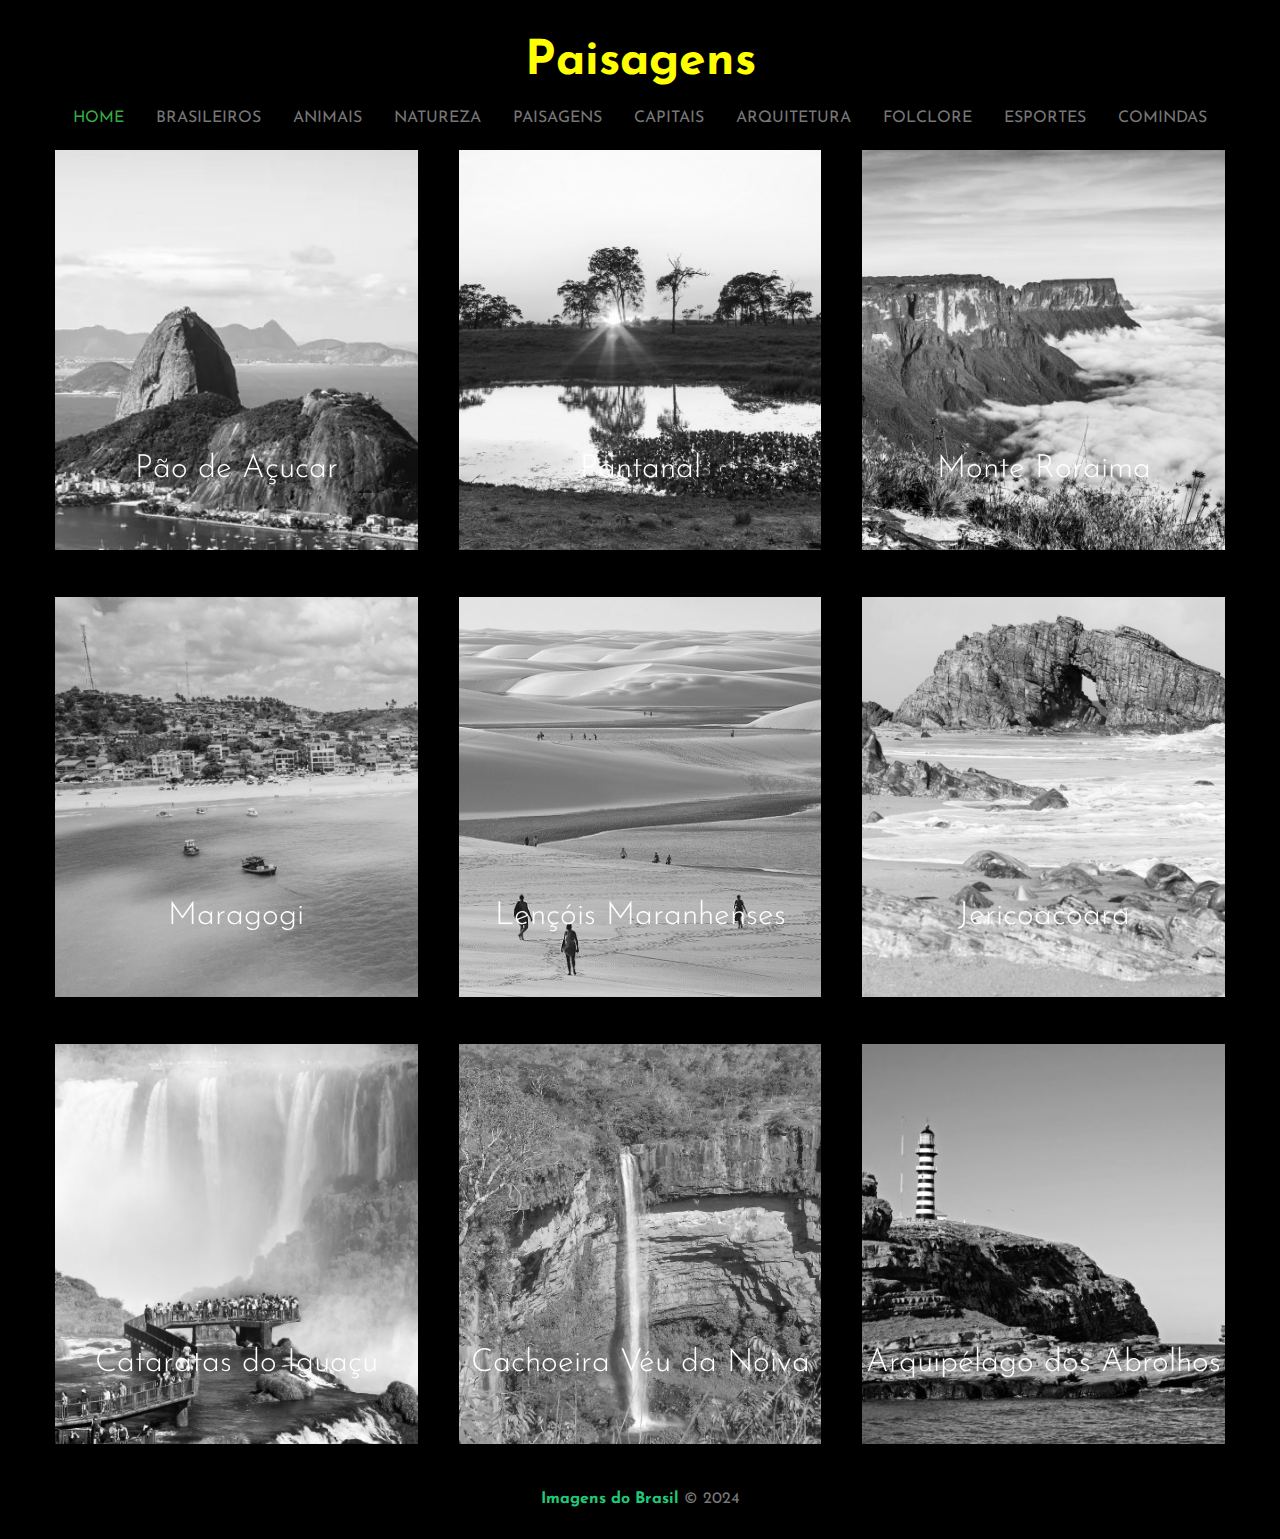
<file: paisagens.html>
<!DOCTYPE html>
<html lang="pt-br">
<head>
  <meta charset="UTF-8">
  <meta name="viewport" content="width=device-width, initial-scale=1.0">
  <title>Paisagens</title>
</head>
<link rel="stylesheet" href="./css/paisagens.css">
<link rel="preconnect" href="https://fonts.googleapis.com">
<link rel="preconnect" href="https://fonts.gstatic.com" crossorigin>
<link href="https://fonts.googleapis.com/css2?family=Josefin+Sans:ital,wght@0,100..700;1,100..700&display=swap" rel="stylesheet">

<link rel="stylesheet" href="https://cdnjs.cloudflare.com/ajax/libs/font-awesome/6.5.1/css/all.min.css" integrity="sha512-DTOQO9RWCH3ppGqcWaEA1BIZOC6xxalwEsw9c2QQeAIftl+Vegovlnee1c9QX4TctnWMn13TZye+giMm8e2LwA==" crossorigin="anonymous" referrerpolicy="no-referrer" />
<link rel="stylesheet" href="./index.html">
<body>

<div class="header-content">
   <h1 class="header-title">Paisagens</h1>
  </div>
  <header class="header">
    
  <nav class="header-navbar">  
  <ul>
    <li>
      <a href="../index.html" class="active">Home</a>
    </li>
    <li>
      <a href="./brasileiros.html">Brasileiros</a>
    </li>
    <li>
      <a href="./animais.html">Animais</a>
    </li>
    <li>
      <a href="./natureza.html">Natureza</a>
    </li>
    <li>
      <a href="./paisagens.html">Paisagens</a>
    </li>
    <li>
      <a href="./capitais.html">Capitais</a>
    </li>
    <li>
      <a href="./arquitetura.html">Arquitetura</a>
    </li>
    <li>
      <a href="./folclore.html">Folclore</a>
    </li>
    <li>
      <a href="./esportes.html">Esportes</a>
    </li>
    <li>
      <a href="./comidas.html">Comindas</a>
    </li>
  </ul>
</nav>

 </header>
<main>
  <div class="buttons-sides">
    <a href="./natureza.html"> <i class="fa-solid fa-angles-left"></i></a></li>
     <a href="./capitais.html"> <i class="fa-solid fa-angles-right"></i></a> 
  </div>
  
  <div class="gallery">
    <div class="gallery-card" id="card-1">
      <h2 class="gallery-card-titlle">Pão de Açucar</h2>
     
    </div>
      <div class="gallery-card" id="card-2">
        <h2 class="gallery-card-titlle">Pantanal</h2>
        
      </div>
        <div class="gallery-card" id="card-3">
          <h2 class="gallery-card-titlle">Monte Roraima</h2>
          
        </div>
          <div class="gallery-card" id="card-4">
            <h2 class="gallery-card-titlle">Maragogi</h2>
          
          </div>
            <div class="gallery-card" id="card-5">
              <h2 class="gallery-card-titlle">Lençóis Maranhenses</h2>
              
            </div>
              <div class="gallery-card" id="card-6">
                <h2 class="gallery-card-titlle">Jericoacoara</h2>
                
              </div>
                <div class="gallery-card" id="card-7">
                  <h2 class="gallery-card-titlle">Cataratas do Iguaçu</h2>
                  
                </div>
                  <div class="gallery-card" id="card-8">
                    <h2 class="gallery-card-titlle">Cachoeira Véu da Noiva</h2>
                    
                  </div>
                    <div class="gallery-card" id="card-9">
                      <h2 class="gallery-card-titlle">Arquipélago dos Abrolhos</h2>
                      
                    </div>
   </div>
</main>
  <footer>
    <p><span>Imagens do Brasil</span> &copy; 2024</p>
  </footer>
</body>
</html>
</file>
<file: css/style.css>
* {
  padding: 0;
  margin: 0;
  box-sizing: border-box;
}

.header-content {
  display: flex;
}

.header-title {
  display: flex;
  align-items: center;
  justify-content: center;
  color: #fff;
  display: flex;
  width: 600px;
  height: 100px;
  margin-left: 11%;
  font-size: 3rem;
  font-family: "josefin sans";
  color: yellow;
}

body {
  font-family: "josefin sans";
  background-color: #000;
  color: #777;
}
body a {
  color: #777;
  text-decoration: none;
  transition: 0.4s;
}
body ul {
  list-style: none;
}

.header {
  display: flex;
  justify-content: space-around;
  max-width: 1170px;
  padding: 1.5rem 0;
  margin: 0 auto;
}
@media (max-width: 425px) {
  .header {
    padding: 1.1rem;
  }
}
.header-navbar ul {
  display: flex;
  justify-content: space-evenly;
}
@media (max-width: 425px) {
  .header-navbar ul {
    display: none;
  }
}
.header-navbar ul li {
  margin: 0 1rem;
  text-transform: uppercase;
  font-size: 1rem;
}
.header-navbar ul li .active {
  color: #20c979;
}
.header-navbar ul li a:hover {
  color: #20c979;
}

.social-media {
  display: flex;
  align-items: center;
  justify-content: space-evenly;
  width: 400px;
  height: 100px;
  margin-left: 12%;
  font-size: 1.5rem;
}
@media (max-width: 425px) {
  .social-media {
    display: none;
  }
}
.social-media li {
  display: flex;
  justify-content: space-between;
}
.social-media li a:hover {
  color: #fff;
}

.gallery {
  display: flex;
  align-items: center;
  justify-content: center;
  max-width: 1170px;
  padding: 1.5rem 0;
  margin: 0 auto;
  flex-flow: wrap;
  justify-content: space-between;
  padding: 0;
}
@media (max-width: 425px) {
  .gallery {
    flex-direction: column;
  }
}
.gallery-card {
  width: 31%;
  height: 400px;
  margin-bottom: 4%;
  display: flex;
  align-items: center;
  justify-content: center;
  flex-direction: column;
  color: #fff;
}
@media (max-width: 425px) {
  .gallery-card {
    width: 90%;
    margin-bottom: 6%;
  }
}
.gallery-card-titlle {
  font-size: 2rem;
  font-weight: 300;
  margin-bottom: 1rem;
  margin-top: 70%;
}
.gallery-card-btn {
  padding: 0.6rem 2rem;
  border: 2px solid #fff;
  color: #fff;
  font-weight: 400;
  text-transform: uppercase;
  letter-spacing: 1px;
}
.gallery-card-btn:hover {
  background-color: #fff;
  color: #000;
}
.gallery #card-1 {
  background-image: url("../img/brasileiros.jpg");
  background-size: 100%;
  background-position: center;
  background-repeat: no-repeat;
  filter: grayscale(100%);
  transition: 0.6s;
}
.gallery #card-1:hover {
  background-size: 110%;
  filter: grayscale(0%);
  background-image: linear-gradient(rgba(0, 0, 0, 0.5), rgba(0, 0, 0, 0.5)), url("../img/brasileiros.jpg");
}
.gallery #card-2 {
  background-image: url("../img/animais.jpg");
  background-size: 100%;
  background-position: center;
  background-repeat: no-repeat;
  filter: grayscale(100%);
  transition: 0.6s;
}
.gallery #card-2:hover {
  background-size: 110%;
  filter: grayscale(0%);
  background-image: linear-gradient(rgba(0, 0, 0, 0.5), rgba(0, 0, 0, 0.5)), url("../img/animais.jpg");
}
.gallery #card-3 {
  background-image: url("../img/natureza.jpg");
  background-size: 100%;
  background-position: center;
  background-repeat: no-repeat;
  filter: grayscale(100%);
  transition: 0.6s;
}
.gallery #card-3:hover {
  background-size: 110%;
  filter: grayscale(0%);
  background-image: linear-gradient(rgba(0, 0, 0, 0.5), rgba(0, 0, 0, 0.5)), url("../img/natureza.jpg");
}
.gallery #card-4 {
  background-image: url("../img/paisagens.jpg");
  background-size: 100%;
  background-position: center;
  background-repeat: no-repeat;
  filter: grayscale(100%);
  transition: 0.6s;
}
.gallery #card-4:hover {
  background-size: 110%;
  filter: grayscale(0%);
  background-image: linear-gradient(rgba(0, 0, 0, 0.5), rgba(0, 0, 0, 0.5)), url("../img/paisagens.jpg");
}
.gallery #card-5 {
  background-image: url("../img/capitais.jpg");
  background-size: 100%;
  background-position: center;
  background-repeat: no-repeat;
  filter: grayscale(100%);
  transition: 0.6s;
}
.gallery #card-5:hover {
  background-size: 110%;
  filter: grayscale(0%);
  background-image: linear-gradient(rgba(0, 0, 0, 0.5), rgba(0, 0, 0, 0.5)), url("../img/capitais.jpg");
}
.gallery #card-6 {
  background-image: url("../img/arquitetura.jpg");
  background-size: 100%;
  background-position: center;
  background-repeat: no-repeat;
  filter: grayscale(100%);
  transition: 0.6s;
}
.gallery #card-6:hover {
  background-size: 110%;
  filter: grayscale(0%);
  background-image: linear-gradient(rgba(0, 0, 0, 0.5), rgba(0, 0, 0, 0.5)), url("../img/arquitetura.jpg");
}
.gallery #card-7 {
  background-image: url("../img/folclore.jpg");
  background-size: 100%;
  background-position: center;
  background-repeat: no-repeat;
  filter: grayscale(100%);
  transition: 0.6s;
}
.gallery #card-7:hover {
  background-size: 110%;
  filter: grayscale(0%);
  background-image: linear-gradient(rgba(0, 0, 0, 0.5), rgba(0, 0, 0, 0.5)), url("../img/folclore.jpg");
}
.gallery #card-8 {
  background-image: url("../img/esportes.png");
  background-size: 100%;
  background-position: center;
  background-repeat: no-repeat;
  filter: grayscale(100%);
  transition: 0.6s;
}
.gallery #card-8:hover {
  background-size: 110%;
  filter: grayscale(0%);
  background-image: linear-gradient(rgba(0, 0, 0, 0.5), rgba(0, 0, 0, 0.5)), url("../img/esportes.png");
}
.gallery #card-9 {
  background-image: url("../img/pratos.jpg");
  background-size: 100%;
  background-position: center;
  background-repeat: no-repeat;
  filter: grayscale(100%);
  transition: 0.6s;
}
.gallery #card-9:hover {
  background-size: 110%;
  filter: grayscale(0%);
  background-image: linear-gradient(rgba(0, 0, 0, 0.5), rgba(0, 0, 0, 0.5)), url("../img/pratos.jpg");
}

footer {
  text-align: center;
  padding-bottom: 2rem;
}
footer span {
  font-weight: bold;
  color: #20c979;
}

/*# sourceMappingURL=style.css.map */
</file>
<file: css/animais.css>
* {
    padding: 0;
    margin: 0;
    box-sizing: border-box;
  }

  .buttons-sides {
    position: fixed;
    margin-top: 15%;
    display: flex;
    font-size: 3rem;
    width: 90%;
    margin-left: 5%;
    justify-content: space-between;
    z-index: 2;
  }

  .buttons-sides a :hover {
    color: white;
  }
  
  .header-content {
    display: flex;
  }
  
  .header-title {
    display: flex;
    justify-content: center;
    margin-top: 3%;
    width: 100%;
    height: 100%;
    font-size: 3rem;
    font-family: "josefin sans";
    color: yellow;
  }
  
  body {
    font-family: "josefin sans";
    background-color: #000;
    color: #777;
  }
  body a {
    color: #777;
    text-decoration: none;
    transition: 0.4s;
  }
  body ul {
    list-style: none;
  }
  
  .header {
    display: flex;
    justify-content: space-around;
    max-width: 1170px;
    padding: 1.5rem 0;
    margin: 0 auto;
  }
  @media (max-width: 425px) {
    .header {
      padding: 1.1rem;
    }
  }
  .header-navbar ul {
    display: flex;
    justify-content: space-evenly;
  }
  @media (max-width: 425px) {
    .header-navbar ul {
      display: none;
    }
  }
  .header-navbar ul li {
    margin: 0 1rem;
    text-transform: uppercase;
    font-size: 1rem;
  }
  .header-navbar ul li .active {
    color: #38aa42;
  }
  .header-navbar ul li a:hover {
    color: #38aa42;
  }
  
  .gallery {
    display: flex;
    align-items: center;
    justify-content: center;
    max-width: 1170px;
    padding: 1.5rem 0;
    margin: 0 auto;
    flex-flow: wrap;
    justify-content: space-between;
    padding: 0;
  }
  @media (max-width: 425px) {
    .gallery {
      flex-direction: column;
    }
  }
  .gallery-card {
    width: 31%;
    height: 400px;
    margin-bottom: 4%;
    display: flex;
    align-items: center;
    justify-content: center;
    flex-direction: column;
    color: #fff;
  }
  @media (max-width: 425px) {
    .gallery-card {
      width: 90%;
      margin-bottom: 6%;
    }
  }
  .gallery-card-titlle {
    font-size: 2rem;
    font-weight: 300;
    margin-bottom: 1rem;
    margin-top: 70%;
  }
  .gallery #card-1 {
    background-image: url("../img/animais/cachorro-do-mato.jpg");
    background-size: 100%;
    background-position: center;
    background-repeat: no-repeat;
    filter: grayscale(100%);
    transition: 0.6s;
  }
  .gallery #card-1:hover {
    background-size: 110%;
    filter: grayscale(0%);
    background-image: linear-gradient(rgba(0, 0, 0, 0.5), rgba(0, 0, 0, 0.5)), url("../img/animais/cachorro-do-mato.jpg");
  }
  .gallery #card-2 {
    background-image: url("../img/animais/jaguatirica.jpg");
    background-size: 100%;
    background-position: center;
    background-repeat: no-repeat;
    filter: grayscale(100%);
    transition: 0.6s;
  }
  .gallery #card-2:hover {
    background-size: 110%;
    filter: grayscale(0%);
    background-image: linear-gradient(rgba(0, 0, 0, 0.5), rgba(0, 0, 0, 0.5)), url("../img/animais/jaguatirica.jpg");
  }
  .gallery #card-3 {
    background-image: url("../img/animais/macaco-prego.jpg");
    background-size: 100%;
    background-position: center;
    background-repeat: no-repeat;
    filter: grayscale(100%);
    transition: 0.6s;
  }
  .gallery #card-3:hover {
    background-size: 110%;
    filter: grayscale(0%);
    background-image: linear-gradient(rgba(0, 0, 0, 0.5), rgba(0, 0, 0, 0.5)), url("../img/animais/macaco-prego.jpg");
  }
  .gallery #card-4 {
    background-image: url("../img/animais/onca-pintada.jpg");
    background-size: 100%;
    background-position: center;
    background-repeat: no-repeat;
    filter: grayscale(100%);
    transition: 0.6s;
  }
  .gallery #card-4:hover {
    background-size: 110%;
    filter: grayscale(0%);
    background-image: linear-gradient(rgba(0, 0, 0, 0.5), rgba(0, 0, 0, 0.5)), url("../img/animais/onca-pintada.jpg");
  }
  .gallery #card-5 {
    background-image: url("../img/animais/quati.jpeg");
    background-size: 100%;
    background-position: center;
    background-repeat: no-repeat;
    filter: grayscale(100%);
    transition: 0.6s;
  }
  .gallery #card-5:hover {
    background-size: 110%;
    filter: grayscale(0%);
    background-image: linear-gradient(rgba(0, 0, 0, 0.5), rgba(0, 0, 0, 0.5)), url("../img/animais/quati.jpeg");
  }
  .gallery #card-6 {
    background-image: url("../img/animais/sussuarana.jpg");
    background-size: 100%;
    background-position: center;
    background-repeat: no-repeat;
    filter: grayscale(100%);
    transition: 0.6s;
  }
  .gallery #card-6:hover {
    background-size: 110%;
    filter: grayscale(0%);
    background-image: linear-gradient(rgba(0, 0, 0, 0.5), rgba(0, 0, 0, 0.5)), url("../img/animais/sussuarana.jpg");
  }
  .gallery #card-7 {
    background-image: url("../img/animais/tamanduá-mirim.jpg");
    background-size: 100%;
    background-position: center;
    background-repeat: no-repeat;
    filter: grayscale(100%);
    transition: 0.6s;
  }
  .gallery #card-7:hover {
    background-size: 110%;
    filter: grayscale(0%);
    background-image: linear-gradient(rgba(0, 0, 0, 0.5), rgba(0, 0, 0, 0.5)), url("../img/animais/tamanduá-mirim.jpg");
  }
  .gallery #card-8 {
    background-image: url("../img/animais/tucanuçu.jpg");
    background-size: 100%;
    background-position: center;
    background-repeat: no-repeat;
    filter: grayscale(100%);
    transition: 0.6s;
  }
  .gallery #card-8:hover {
    background-size: 110%;
    filter: grayscale(0%);
    background-image: linear-gradient(rgba(0, 0, 0, 0.5), rgba(0, 0, 0, 0.5)), url("../img/animais/tucanuçu.jpg");
  }
  .gallery #card-9 {
    background-image: url("../img/animais/veado-catingueiro.jpg");
    background-size: 100%;
    background-position: center;
    background-repeat: no-repeat;
    filter: grayscale(100%);
    transition: 0.6s;
  }
  .gallery #card-9:hover {
    background-size: 110%;
    filter: grayscale(0%);
    background-image: linear-gradient(rgba(0, 0, 0, 0.5), rgba(0, 0, 0, 0.5)), url("../img/animais/veado-catingueiro.jpg");
  }
  
  footer {
    text-align: center;
    padding-bottom: 2rem;
  }
  footer span {
    font-weight: bold;
    color: #20c979;
  }
  
  /*# sourceMappingURL=style.css.map */
</file>
<file: css/arquitetura.css>
* {
    padding: 0;
    margin: 0;
    box-sizing: border-box;
  }

  .buttons-sides {
    position: fixed;
    margin-top: 15%;    
    display: flex;
    font-size: 3rem;
    width: 90%;
    margin-left: 5%;
    justify-content: space-between;
    z-index: 2;
  }

  .buttons-sides a :hover {
    color: white;
  }
  
  .header-content {
    display: flex;
  }
  
  .header-title {
    display: flex;
    justify-content: center;
    margin-top: 3%;
    width: 100%;
    height: 100%;
    font-size: 3rem;
    font-family: "josefin sans";
    color: yellow;
  }
  
  body {
    font-family: "josefin sans";
    background-color: #000;
    color: #777;
  }
  body a {
    color: #777;
    text-decoration: none;
    transition: 0.4s;
  }
  body ul {
    list-style: none;
  }
  
  .header {
    display: flex;
    justify-content: space-around;
    max-width: 1170px;
    padding: 1.5rem 0;
    margin: 0 auto;
  }
  @media (max-width: 425px) {
    .header {
      padding: 1.1rem;
    }
  }
  .header-navbar ul {
    display: flex;
    justify-content: space-evenly;
  }
  @media (max-width: 425px) {
    .header-navbar ul {
      display: none;
    }
  }
  .header-navbar ul li {
    margin: 0 1rem;
    text-transform: uppercase;
    font-size: 1rem;
  }
  .header-navbar ul li .active {
    color: #38aa42;
  }
  .header-navbar ul li a:hover {
    color: #38aa42;
  }
  
  .gallery {
    display: flex;
    align-items: center;
    justify-content: center;
    max-width: 1170px;
    padding: 1.5rem 0;
    margin: 0 auto;
    flex-flow: wrap;
    justify-content: space-between;
    padding: 0;
  }
  @media (max-width: 425px) {
    .gallery {
      flex-direction: column;
    }
  }
  .gallery-card {
    width: 31%;
    height: 400px;
    margin-bottom: 4%;
    display: flex;
    align-items: center;
    justify-content: center;
    flex-direction: column;
    color: #fff;
  }
  @media (max-width: 425px) {
    .gallery-card {
      width: 90%;
      margin-bottom: 6%;
    }
  }
  .gallery-card-titlle {
    width: 350px;
    font-size: 2rem;
    font-weight: 300;
    text-align: center;    
    margin-bottom: 1rem;
    margin-top: 70%;
  }
  
  .gallery #card-1 {
    background-image: url("../img/arquitetura/Igreja-de-Santa-Rita-Paraty.jpg");
    background-size: 100%;
    background-position: center;
    background-repeat: no-repeat;
    filter: grayscale(100%);
    transition: 0.6s;
  }
  .gallery #card-1:hover {
    background-size: 110%;
    filter: grayscale(0%);
    background-image: linear-gradient(rgba(0, 0, 0, 0.5), rgba(0, 0, 0, 0.5)), url("../img/arquitetura/Igreja-de-Santa-Rita-Paraty.jpg");
  }
  .gallery #card-2 {
    background-image: url("../img/arquitetura/Igreja-de-Sao-Francisco-Ouro-Preto.jpg");
    background-size: 100%;
    background-position: center;
    background-repeat: no-repeat;
    filter: grayscale(100%);
    transition: 0.6s;
  }
  .gallery #card-2:hover {
    background-size: 110%;
    filter: grayscale(0%);
    background-image: linear-gradient(rgba(0, 0, 0, 0.5), rgba(0, 0, 0, 0.5)), url("../img/arquitetura/Igreja-de-Sao-Francisco-Ouro-Preto.jpg");
  }
  .gallery #card-3 {
    background-image: url("../img/arquitetura/Mercadao-de-Sao-Paulo.jpg");
    background-size: 100%;
    background-position: center;
    background-repeat: no-repeat;
    filter: grayscale(100%);
    transition: 0.6s;
  }
  .gallery #card-3:hover {
    background-size: 110%;
    filter: grayscale(0%);
    background-image: linear-gradient(rgba(0, 0, 0, 0.5), rgba(0, 0, 0, 0.5)), url("../img/arquitetura/Mercadao-de-Sao-Paulo.jpg");
  }
  .gallery #card-4 {
    background-image: url("../img/arquitetura/Museu-Imperial.jpg");
    background-size: 100%;
    background-position: center;
    background-repeat: no-repeat;
    filter: grayscale(100%);
    transition: 0.6s;
  }
  .gallery #card-4:hover {
    background-size: 110%;
    filter: grayscale(0%);
    background-image: linear-gradient(rgba(0, 0, 0, 0.5), rgba(0, 0, 0, 0.5)), url("../img/arquitetura/Museu-Imperial.jpg");
  }
  .gallery #card-5 {
    background-image: url("../img/arquitetura/pelourinho.jpg");
    background-size: 100%;
    background-position: center;
    background-repeat: no-repeat;
    filter: grayscale(100%);
    transition: 0.6s;
  }
  .gallery #card-5:hover {
    background-size: 110%;
    filter: grayscale(0%);
    background-image: linear-gradient(rgba(0, 0, 0, 0.5), rgba(0, 0, 0, 0.5)), url("../img/arquitetura/pelourinho.jpg");
  }
  .gallery #card-6 {
    background-image: url("../img/arquitetura/Teatro-Amazonas.jpg");
    background-size: 100%;
    background-position: center;
    background-repeat: no-repeat;
    filter: grayscale(100%);
    transition: 0.6s;
  }
  .gallery #card-6:hover {
    background-size: 110%;
    filter: grayscale(0%);
    background-image: linear-gradient(rgba(0, 0, 0, 0.5), rgba(0, 0, 0, 0.5)), url("../img/arquitetura/Teatro-Amazonas.jpg");
  }
  .gallery #card-7 {
    background-image: url("../img/arquitetura/Teatro-da-Paz.jpg");
    background-size: 100%;
    background-position: center;
    background-repeat: no-repeat;
    filter: grayscale(100%);
    transition: 0.6s;
  }
  .gallery #card-7:hover {
    background-size: 110%;
    filter: grayscale(0%);
    background-image: linear-gradient(rgba(0, 0, 0, 0.5), rgba(0, 0, 0, 0.5)), url("../img/arquitetura/Teatro-da-Paz.jpg");
  }
  .gallery #card-8 {
    background-image: url("../img/arquitetura/Teatro-Municipal-Rio-de-Janeiro.jpg");
    background-size: 100%;
    background-position: center;
    background-repeat: no-repeat;
    filter: grayscale(100%);
    transition: 0.6s;
  }
  .gallery #card-8:hover {
    background-size: 110%;
    filter: grayscale(0%);
    background-image: linear-gradient(rgba(0, 0, 0, 0.5), rgba(0, 0, 0, 0.5)), url("../img/arquitetura/Teatro-Municipal-Rio-de-Janeiro.jpg");
  }
  .gallery #card-9 {
    background-image: url("../img/arquitetura/Teattro-de-Sao-Paulo.jpg");
    background-size: 100%;
    background-position: center;
    background-repeat: no-repeat;
    filter: grayscale(100%);
    transition: 0.6s;
  }
  .gallery #card-9:hover {
    background-size: 110%;
    filter: grayscale(0%);
    background-image: linear-gradient(rgba(0, 0, 0, 0.5), rgba(0, 0, 0, 0.5)), url("../img/arquitetura/Teattro-de-Sao-Paulo.jpg");
  }
  
  footer {
    text-align: center;
    padding-bottom: 2rem;
  }
  footer span {
    font-weight: bold;
    color: #20c979;
  }
  
  /*# sourceMappingURL=style.css.map */
</file>
<file: css/brasileiros.css>
* {
    padding: 0;
    margin: 0;
    box-sizing: border-box;
  }
  
  .buttons-sides {
    position: fixed;
    margin-top: 15%;    
    display: flex;
    font-size: 3rem;
    width: 90%;
    margin-left: 5%;
    justify-content: space-between;
    z-index: 2;
  }

  .buttons-sides a :hover {
    color: white;
  }
 

  .header-content {
    display: flex;
  }
  
  .header-title {
    display: flex;
    justify-content: center;
    margin-top: 3%;
    width: 100%;
    height: 100%;
    font-size: 3rem;
    font-family: "josefin sans";
    color: yellow;
  }
  
  body {
    font-family: "josefin sans";
    background-color: #000;
    color: #777;
  }
  body a {
    color: #777;
    text-decoration: none;
    transition: 0.4s;
  }
  body ul {
    list-style: none;
  }
  
  .header {
    display: flex;
    justify-content: space-around;
    max-width: 1170px;
    padding: 1.5rem 0;
    margin: 0 auto;

  }
  @media (max-width: 425px) {
    .header {
      padding: 1.1rem;
    }
  }
  .header-navbar ul {
    display: flex;
    justify-content: space-evenly;
  }
  @media (max-width: 425px) {
    .header-navbar ul {
      display: none;
    }
  }
  .header-navbar ul li {
    margin: 0 1rem;
    text-transform: uppercase;
    font-size: 1rem;
  }
  .header-navbar ul li .active {
    color: #38aa42;
  }
  .header-navbar ul li a:hover {
    color: #38aa42;
  }
  
  .gallery {
    display: flex;
    align-items: center;
    justify-content: center;
    max-width: 1170px;
    padding: 1.5rem 0;
    margin: 0 auto;
    flex-flow: wrap;
    justify-content: space-between;
    padding: 0;
  }
  @media (max-width: 425px) {
    .gallery {
      flex-direction: column;
    }
  }
  .gallery-card {
    width: 31%;
    height: 400px;
    margin-bottom: 4%;
    display: flex;
    align-items: center;
    justify-content: center;
    flex-direction: column;
    color: #fff;
  }
  @media (max-width: 425px) {
    .gallery-card {
      width: 90%;
      margin-bottom: 6%;
    }
  }
  .gallery-card-titlle {
    font-size: 2rem;
    font-weight: 300;
    margin-bottom: 1rem;
    margin-top: 70%;
  }
  
  .gallery #card-1 {
    background-image: url("../img/brasileiros/sp.jpg");
    background-size: 100%;
    background-position: center;
    background-repeat: no-repeat;
    filter: grayscale(100%);
    transition: 0.6s;
  }
  .gallery #card-1:hover {
    background-size: 110%;
    filter: grayscale(0%);
    background-image: linear-gradient(rgba(0, 0, 0, 0.5), rgba(0, 0, 0, 0.5)), url("../img/brasileiros/sp.jpg");
  }
  .gallery #card-2 {
    background-image: url("../img/brasileiros/rio.jpg");
    background-size: 100%;
    background-position: center;
    background-repeat: no-repeat;
    filter: grayscale(100%);
    transition: 0.6s;
  }
  .gallery #card-2:hover {
    background-size: 110%;
    filter: grayscale(0%);
    background-image: linear-gradient(rgba(0, 0, 0, 0.5), rgba(0, 0, 0, 0.5)), url("../img/brasileiros/rio.jpg");
  }
  .gallery #card-3 {
    background-image: url("../img/brasileiros/parana.jpg");
    background-size: 100%;
    background-position: center;
    background-repeat: no-repeat;
    filter: grayscale(100%);
    transition: 0.6s;
  }
  .gallery #card-3:hover {
    background-size: 110%;
    filter: grayscale(0%);
    background-image: linear-gradient(rgba(0, 0, 0, 0.5), rgba(0, 0, 0, 0.5)), url("../img/brasileiros/parana.jpg");
  }
  .gallery #card-4 {
    background-image: url("../img/brasileiros/ceara.jpg");
    background-size: 100%;
    background-position: center;
    background-repeat: no-repeat;
    filter: grayscale(100%);
    transition: 0.6s;
  }
  .gallery #card-4:hover {
    background-size: 110%;
    filter: grayscale(0%);
    background-image: linear-gradient(rgba(0, 0, 0, 0.5), rgba(0, 0, 0, 0.5)), url("../img/brasileiros/ceara.jpg");
  }
  .gallery #card-5 {
    background-image: url("../img/brasileiros/maranhao.jpg");
    background-size: 100%;
    background-position: center;
    background-repeat: no-repeat;
    filter: grayscale(100%);
    transition: 0.6s;
  }
  .gallery #card-5:hover {
    background-size: 110%;
    filter: grayscale(0%);
    background-image: linear-gradient(rgba(0, 0, 0, 0.5), rgba(0, 0, 0, 0.5)), url("../img/brasileiros/maranhao.jpg");
  }
  .gallery #card-6 {
    background-image: url("../img/brasileiros/sta.catarina.jpg");
    background-size: 100%;
    background-position: center;
    background-repeat: no-repeat;
    filter: grayscale(100%);
    transition: 0.6s;
  }
  .gallery #card-6:hover {
    background-size: 110%;
    filter: grayscale(0%);
    background-image: linear-gradient(rgba(0, 0, 0, 0.5), rgba(0, 0, 0, 0.5)), url("../img/brasileiros/sta.catarina.jpg");
  }
  .gallery #card-7 {
    background-image: url("../img/brasileiros/minas.jpg");
    background-size: 100%;
    background-position: center;
    background-repeat: no-repeat;
    filter: grayscale(100%);
    transition: 0.6s;
  }
  .gallery #card-7:hover {
    background-size: 110%;
    filter: grayscale(0%);
    background-image: linear-gradient(rgba(0, 0, 0, 0.5), rgba(0, 0, 0, 0.5)), url("../img/brasileiros/minas.jpg");
  }
  .gallery #card-8 {
    background-image: url("../img/brasileiros/bahia.jpg");
    background-size: 100%;
    background-position: center;
    background-repeat: no-repeat;
    filter: grayscale(100%);
    transition: 0.6s;
  }
  .gallery #card-8:hover {
    background-size: 110%;
    filter: grayscale(0%);
    background-image: linear-gradient(rgba(0, 0, 0, 0.5), rgba(0, 0, 0, 0.5)), url("../img/brasileiros/bahia.jpg");
  }
  .gallery #card-9 {
    background-image: url("../img/brasileiros/goias.jpg");
    background-size: 100%;
    background-position: center;
    background-repeat: no-repeat;
    filter: grayscale(100%);
    transition: 0.6s;
  }
  .gallery #card-9:hover {
    background-size: 110%;
    filter: grayscale(0%);
    background-image: linear-gradient(rgba(0, 0, 0, 0.5), rgba(0, 0, 0, 0.5)), url("../img/brasileiros/goias.jpg");
  }
  
  footer {
    text-align: center;
    padding-bottom: 2rem;
  }
  footer span {
    font-weight: bold;
    color: #20c979;
  }
  
  /*# sourceMappingURL=style.css.map */
</file>
<file: css/capitais.css>
* {
    padding: 0;
    margin: 0;
    box-sizing: border-box;
  }

  .buttons-sides {
    position: fixed;
    margin-top: 15%;    display: flex;
    font-size: 3rem;
    width: 90%;
    margin-left: 5%;
    justify-content: space-between;
    z-index: 2;
  }

  .buttons-sides a :hover {
    color: white;
  }
  
  .header-content {
    display: flex;
  }
  
  .header-title {
    display: flex;
    justify-content: center;
    margin-top: 3%;
    width: 100%;
    height: 100%;
    font-size: 3rem;
    font-family: "josefin sans";
    color: yellow;
  }
  
  body {
    font-family: "josefin sans";
    background-color: #000;
    color: #777;
  }
  body a {
    color: #777;
    text-decoration: none;
    transition: 0.4s;
  }
  body ul {
    list-style: none;
  }
  
  .header {
    display: flex;
    justify-content: space-around;
    max-width: 1170px;
    padding: 1.5rem 0;
    margin: 0 auto;
  }
  @media (max-width: 425px) {
    .header {
      padding: 1.1rem;
    }
  }
  .header-navbar ul {
    display: flex;
    justify-content: space-evenly;
  }
  @media (max-width: 425px) {
    .header-navbar ul {
      display: none;
    }
  }
  .header-navbar ul li {
    margin: 0 1rem;
    text-transform: uppercase;
    font-size: 1rem;
  }
  .header-navbar ul li .active {
    color: #38aa42;
  }
  .header-navbar ul li a:hover {
    color: #38aa42;
  }
  
  .gallery {
    display: flex;
    align-items: center;
    justify-content: center;
    max-width: 1170px;
    padding: 1.5rem 0;
    margin: 0 auto;
    flex-flow: wrap;
    justify-content: space-between;
    padding: 0;
  }
  @media (max-width: 425px) {
    .gallery {
      flex-direction: column;
    }
  }
  .gallery-card {
    width: 31%;
    height: 400px;
    margin-bottom: 4%;
    display: flex;
    align-items: center;
    justify-content: center;
    flex-direction: column;
    color: #fff;
  }
  @media (max-width: 425px) {
    .gallery-card {
      width: 90%;
      margin-bottom: 6%;
    }
  }
  .gallery-card-titlle {
    font-size: 2rem;
    font-weight: 300;
    margin-bottom: 1rem;
    margin-top: 70%;
  }
  
  .gallery #card-1 {
    background-image: url("../img/capitais/sao-paulo.png");
    background-size: 100%;
    background-position: center;
    background-repeat: no-repeat;
    filter: grayscale(100%);
    transition: 0.6s;
  }
  .gallery #card-1:hover {
    background-size: 110%;
    filter: grayscale(0%);
    background-image: linear-gradient(rgba(0, 0, 0, 0.5), rgba(0, 0, 0, 0.5)), url("../img/capitais/sao-paulo.png");
  }
  .gallery #card-2 {
    background-image: url("../img/capitais/rio-de-janeiro.jpg");
    background-size: 100%;
    background-position: center;
    background-repeat: no-repeat;
    filter: grayscale(100%);
    transition: 0.6s;
  }
  .gallery #card-2:hover {
    background-size: 110%;
    filter: grayscale(0%);
    background-image: linear-gradient(rgba(0, 0, 0, 0.5), rgba(0, 0, 0, 0.5)), url("../img/capitais/rio-de-janeiro.jpg");
  }
  .gallery #card-3 {
    background-image: url("../img/capitais/porto-alegre.png");
    background-size: 100%;
    background-position: center;
    background-repeat: no-repeat;
    filter: grayscale(100%);
    transition: 0.6s;
  }
  .gallery #card-3:hover {
    background-size: 110%;
    filter: grayscale(0%);
    background-image: linear-gradient(rgba(0, 0, 0, 0.5), rgba(0, 0, 0, 0.5)), url("../img/capitais/porto-alegre.png");
  }
  .gallery #card-4 {
    background-image: url("../img/capitais/manaus.jpg");
    background-size: 100%;
    background-position: center;
    background-repeat: no-repeat;
    filter: grayscale(100%);
    transition: 0.6s;
  }
  .gallery #card-4:hover {
    background-size: 110%;
    filter: grayscale(0%);
    background-image: linear-gradient(rgba(0, 0, 0, 0.5), rgba(0, 0, 0, 0.5)), url("../img/capitais/manaus.jpg");
  }
  .gallery #card-5 {
    background-image: url("../img/capitais/goiania.jpeg");
    background-size: 100%;
    background-position: center;
    background-repeat: no-repeat;
    filter: grayscale(100%);
    transition: 0.6s;
  }
  .gallery #card-5:hover {
    background-size: 110%;
    filter: grayscale(0%);
    background-image: linear-gradient(rgba(0, 0, 0, 0.5), rgba(0, 0, 0, 0.5)), url("../img/capitais/goiania.jpeg");
  }
  .gallery #card-6 {
    background-image: url("../img/capitais/fortaleza.jpg");
    background-size: 100%;
    background-position: center;
    background-repeat: no-repeat;
    filter: grayscale(100%);
    transition: 0.6s;
  }
  .gallery #card-6:hover {
    background-size: 110%;
    filter: grayscale(0%);
    background-image: linear-gradient(rgba(0, 0, 0, 0.5), rgba(0, 0, 0, 0.5)), url("../img/capitais/fortaleza.jpg");
  }
  .gallery #card-7 {
    background-image: url("../img/capitais/florianopolis.jpg");
    background-size: 100%;
    background-position: center;
    background-repeat: no-repeat;
    filter: grayscale(100%);
    transition: 0.6s;
  }
  .gallery #card-7:hover {
    background-size: 110%;
    filter: grayscale(0%);
    background-image: linear-gradient(rgba(0, 0, 0, 0.5), rgba(0, 0, 0, 0.5)), url("../img/capitais/florianopolis.jpg");
  }
  .gallery #card-8 {
    background-image: url("../img/capitais/curitiba.jpg");
    background-size: 100%;
    background-position: center;
    background-repeat: no-repeat;
    filter: grayscale(100%);
    transition: 0.6s;
  }
  .gallery #card-8:hover {
    background-size: 110%;
    filter: grayscale(0%);
    background-image: linear-gradient(rgba(0, 0, 0, 0.5), rgba(0, 0, 0, 0.5)), url("../img/capitais/curitiba.jpg");
  }
  .gallery #card-9 {
    background-image: url("../img/capitais/belo-horizonte.jpg");
    background-size: 100%;
    background-position: center;
    background-repeat: no-repeat;
    filter: grayscale(100%);
    transition: 0.6s;
  }
  .gallery #card-9:hover {
    background-size: 110%;
    filter: grayscale(0%);
    background-image: linear-gradient(rgba(0, 0, 0, 0.5), rgba(0, 0, 0, 0.5)), url("../img/capitais/belo-horizonte.jpg");
  }
  
  footer {
    text-align: center;
    padding-bottom: 2rem;
  }
  footer span {
    font-weight: bold;
    color: #20c979;
  }
  
  /*# sourceMappingURL=style.css.map */
</file>
<file: css/comidas.css>
* {
    padding: 0;
    margin: 0;
    box-sizing: border-box;
  }

  .buttons-sides {
    position: fixed;
    margin-top: 15%;
    display: flex;
    font-size: 3rem;
    width: 90%;
    margin-left: 5%;
    justify-content: space-between;
  }

  .buttons-sides a :hover {
    color: white;
  }
  
  .header-content {
    display: flex;
  }
  
  .header-title {
    display: flex;
    justify-content: center;
    margin-top: 3%;
    width: 100%;
    height: 100%;
    font-size: 3rem;
    font-family: "josefin sans";
    color: yellow;
  }
  
  body {
    font-family: "josefin sans";
    background-color: #000;
    color: #777;
  }
  body a {
    color: #777;
    text-decoration: none;
    transition: 0.4s;
  }
  body ul {
    list-style: none;
  }
  
  .header {
    display: flex;
    justify-content: space-around;
    max-width: 1170px;
    padding: 1.5rem 0;
    margin: 0 auto;
  }
  @media (max-width: 425px) {
    .header {
      padding: 1.1rem;
    }
  }
  .header-navbar ul {
    display: flex;
    justify-content: space-evenly;
  }
  @media (max-width: 425px) {
    .header-navbar ul {
      display: none;
    }
  }
  .header-navbar ul li {
    margin: 0 1rem;
    text-transform: uppercase;
    font-size: 1rem;
  }
  .header-navbar ul li .active {
    color: #38aa42;
  }
  .header-navbar ul li a:hover {
    color: #38aa42;
  }
  
  .gallery {
    display: flex;
    align-items: center;
    justify-content: center;
    max-width: 1170px;
    padding: 1.5rem 0;
    margin: 0 auto;
    flex-flow: wrap;
    justify-content: space-between;
    padding: 0;
  }
  @media (max-width: 425px) {
    .gallery {
      flex-direction: column;
    }
  }
  .gallery-card {
    width: 31%;
    height: 400px;
    margin-bottom: 4%;
    display: flex;
    align-items: center;
    justify-content: center;
    flex-direction: column;
    color: #fff;
  }
  @media (max-width: 425px) {
    .gallery-card {
      width: 90%;
      margin-bottom: 6%;
    }
  }
  .gallery-card-titlle {
    font-size: 2rem;
    font-weight: 300;
    margin-bottom: 1rem;
    margin-top: 70%;
  }
  
  .gallery #card-1 {
    background-image: url("../img/comidas/feijoada.jpg");
    background-size: 100%;
    background-position: center;
    background-repeat: no-repeat;
    filter: grayscale(100%);
    transition: 0.6s;
  }
  .gallery #card-1:hover {
    background-size: 110%;
    filter: grayscale(0%);
    background-image: linear-gradient(rgba(0, 0, 0, 0.5), rgba(0, 0, 0, 0.5)), url("../img/comidas/feijoada.jpg");
  }
  .gallery #card-2 {
    background-image: url("../img/comidas/virado-paulista.jpg");
    background-size: 100%;
    background-position: center;
    background-repeat: no-repeat;
    filter: grayscale(100%);
    transition: 0.6s;
  }
  .gallery #card-2:hover {
    background-size: 110%;
    filter: grayscale(0%);
    background-image: linear-gradient(rgba(0, 0, 0, 0.5), rgba(0, 0, 0, 0.5)), url("../img/comidas/virado-paulista.jpg");
  }
  .gallery #card-3 {
    background-image: url("../img/comidas/arroz-com-feijão.jpg");
    background-size: 100%;
    background-position: center;
    background-repeat: no-repeat;
    filter: grayscale(100%);
    transition: 0.6s;
  }
  .gallery #card-3:hover {
    background-size: 110%;
    filter: grayscale(0%);
    background-image: linear-gradient(rgba(0, 0, 0, 0.5), rgba(0, 0, 0, 0.5)), url("../img/comidas/arroz-com-feijão.jpg");
  }
  .gallery #card-4 {
    background-image: url("../img/comidas/baiao-de-dois.jpg");
    background-size: 100%;
    background-position: center;
    background-repeat: no-repeat;
    filter: grayscale(100%);
    transition: 0.6s;
  }
  .gallery #card-4:hover {
    background-size: 110%;
    filter: grayscale(0%);
    background-image: linear-gradient(rgba(0, 0, 0, 0.5), rgba(0, 0, 0, 0.5)), url("../img/comidas/baiao-de-dois.jpg");
  }
  .gallery #card-5 {
    background-image: url("../img/comidas/churrasco.jpg");
    background-size: 100%;
    background-position: center;
    background-repeat: no-repeat;
    filter: grayscale(100%);
    transition: 0.6s;
  }
  .gallery #card-5:hover {
    background-size: 110%;
    filter: grayscale(0%);
    background-image: linear-gradient(rgba(0, 0, 0, 0.5), rgba(0, 0, 0, 0.5)), url("../img/comidas/churrasco.jpg");
  }
  .gallery #card-6 {
    background-image: url("../img/comidas/feijão-tropeiro.jpg");
    background-size: 100%;
    background-position: center;
    background-repeat: no-repeat;
    filter: grayscale(100%);
    transition: 0.6s;
  }
  .gallery #card-6:hover {
    background-size: 110%;
    filter: grayscale(0%);
    background-image: linear-gradient(rgba(0, 0, 0, 0.5), rgba(0, 0, 0, 0.5)), url("../img/comidas/feijão-tropeiro.jpg");
  }
  .gallery #card-7 {
    background-image: url("../img/comidas/moqueca.jpg");
    background-size: 100%;
    background-position: center;
    background-repeat: no-repeat;
    filter: grayscale(100%);
    transition: 0.6s;
  }
  .gallery #card-7:hover {
    background-size: 110%;
    filter: grayscale(0%);
    background-image: linear-gradient(rgba(0, 0, 0, 0.5), rgba(0, 0, 0, 0.5)), url("../img/comidas/moqueca.jpg");
  }
  .gallery #card-8 {
    background-image: url("../img/comidas/acarajé.jpeg");
    background-size: 100%;
    background-position: center;
    background-repeat: no-repeat;
    filter: grayscale(100%);
    transition: 0.6s;
  }
  .gallery #card-8:hover {
    background-size: 110%;
    filter: grayscale(0%);
    background-image: linear-gradient(rgba(0, 0, 0, 0.5), rgba(0, 0, 0, 0.5)), url("../img/comidas/acarajé.jpeg");
  }
  .gallery #card-9 {
    background-image: url("../img/comidas/tacaca.jpg");
    background-size: 100%;
    background-position: center;
    background-repeat: no-repeat;
    filter: grayscale(100%);
    transition: 0.6s;
  }
  .gallery #card-9:hover {
    background-size: 110%;
    filter: grayscale(0%);
    background-image: linear-gradient(rgba(0, 0, 0, 0.5), rgba(0, 0, 0, 0.5)), url("../img/comidas/tacaca.jpg");
  }
  
  footer {
    text-align: center;
    padding-bottom: 2rem;
  }
  footer span {
    font-weight: bold;
    color: #20c979;
  }
  
  /*# sourceMappingURL=style.css.map */
</file>
<file: css/esportes.css>
* {
    padding: 0;
    margin: 0;
    box-sizing: border-box;
  }
  
  .buttons-sides {
    position: fixed;
    margin-top: 15%;    
    display: flex;
    font-size: 3rem;
    width: 90%;
    margin-left: 5%;
    justify-content: space-between;
    z-index: 2;
  }

  .buttons-sides a :hover {
    color: white;
  }
  .header-content {
    display: flex;
  }
  
  .header-title {
    display: flex;
    justify-content: center;
    margin-top: 3%;
    width: 100%;
    height: 100%;
    font-size: 3rem;
    font-family: "josefin sans";
    color: yellow;
  }
  
  body {
    font-family: "josefin sans";
    background-color: #000;
    color: #777;
  }
  body a {
    color: #777;
    text-decoration: none;
    transition: 0.4s;
  }
  body ul {
    list-style: none;
  }
  
  .header {
    display: flex;
    justify-content: space-around;
    max-width: 1170px;
    padding: 1.5rem 0;
    margin: 0 auto;
  }
  @media (max-width: 425px) {
    .header {
      padding: 1.1rem;
    }
  }
  .header-navbar ul {
    display: flex;
    justify-content: space-evenly;
  }
  @media (max-width: 425px) {
    .header-navbar ul {
      display: none;
    }
  }
  .header-navbar ul li {
    margin: 0 1rem;
    text-transform: uppercase;
    font-size: 1rem;
  }
  .header-navbar ul li .active {
    color: #38aa42;
  }
  .header-navbar ul li a:hover {
    color: #38aa42;
  }
  
  .gallery {
    display: flex;
    align-items: center;
    justify-content: center;
    max-width: 1170px;
    padding: 1.5rem 0;
    margin: 0 auto;
    flex-flow: wrap;
    justify-content: space-between;
    padding: 0;
  }
  @media (max-width: 425px) {
    .gallery {
      flex-direction: column;
    }
  }
  .gallery-card {
    width: 31%;
    height: 400px;
    margin-bottom: 4%;
    display: flex;
    align-items: center;
    justify-content: center;
    flex-direction: column;
    color: #fff;
  }
  @media (max-width: 425px) {
    .gallery-card {
      width: 90%;
      margin-bottom: 6%;
    }
  }
  .gallery-card-titlle {
    font-size: 2rem;
    font-weight: 300;
    margin-bottom: 1rem;
    margin-top: 70%;
  }
  
  .gallery #card-1 {
    background-image: url("../img//esportes/futebol.jpg");
    background-size: 100%;
    background-position: center;
    background-repeat: no-repeat;
    filter: grayscale(100%);
    transition: 0.6s;
  }
  .gallery #card-1:hover {
    background-size: 110%;
    filter: grayscale(0%);
    background-image: linear-gradient(rgba(0, 0, 0, 0.5), rgba(0, 0, 0, 0.5)), url("../img/esportes/futebol.jpg");
  }
  .gallery #card-2 {
    background-image: url("../img/esportes/basquete.jpg");
    background-size: 100%;
    background-position: center;
    background-repeat: no-repeat;
    filter: grayscale(100%);
    transition: 0.6s;
  }
  .gallery #card-2:hover {
    background-size: 110%;
    filter: grayscale(0%);
    background-image: linear-gradient(rgba(0, 0, 0, 0.5), rgba(0, 0, 0, 0.5)), url("../img/esportes/basquete.jpg");
  }
  .gallery #card-3 {
    background-image: url("../img/esportes/canoagem.jpg");
    background-size: 100%;
    background-position: center;
    background-repeat: no-repeat;
    filter: grayscale(100%);
    transition: 0.6s;
  }
  .gallery #card-3:hover {
    background-size: 110%;
    filter: grayscale(0%);
    background-image: linear-gradient(rgba(0, 0, 0, 0.5), rgba(0, 0, 0, 0.5)), url("../img/esportes/canoagem.jpg");
  }
  .gallery #card-4 {
    background-image: url("../img/esportes/ciclismo.jpg");
    background-size: 100%;
    background-position: center;
    background-repeat: no-repeat;
    filter: grayscale(100%);
    transition: 0.6s;
  }
  .gallery #card-4:hover {
    background-size: 110%;
    filter: grayscale(0%);
    background-image: linear-gradient(rgba(0, 0, 0, 0.5), rgba(0, 0, 0, 0.5)), url("../img/esportes/ciclismo.jpg");
  }
  .gallery #card-5 {
    background-image: url("../img/esportes/ginastica.jpg");
    background-size: 100%;
    background-position: center;
    background-repeat: no-repeat;
    filter: grayscale(100%);
    transition: 0.6s;
  }
  .gallery #card-5:hover {
    background-size: 110%;
    filter: grayscale(0%);
    background-image: linear-gradient(rgba(0, 0, 0, 0.5), rgba(0, 0, 0, 0.5)), url("../img/esportes/ginastica.jpg");
  }
  .gallery #card-6 {
    background-image: url("../img/esportes/skate.jpg");
    background-size: 100%;
    background-position: center;
    background-repeat: no-repeat;
    filter: grayscale(100%);
    transition: 0.6s;
  }
  .gallery #card-6:hover {
    background-size: 110%;
    filter: grayscale(0%);
    background-image: linear-gradient(rgba(0, 0, 0, 0.5), rgba(0, 0, 0, 0.5)), url("../img/esportes/skate.jpg");
  }
  .gallery #card-7 {
    background-image: url("../img/esportes/surf.jpg");
    background-size: 100%;
    background-position: center;
    background-repeat: no-repeat;
    filter: grayscale(100%);
    transition: 0.6s;
  }
  .gallery #card-7:hover {
    background-size: 110%;
    filter: grayscale(0%);
    background-image: linear-gradient(rgba(0, 0, 0, 0.5), rgba(0, 0, 0, 0.5)), url("../img/esportes/surf.jpg");
  }
  .gallery #card-8 {
    background-image: url("../img/esportes/tenis.jpg");
    background-size: 100%;
    background-position: center;
    background-repeat: no-repeat;
    filter: grayscale(100%);
    transition: 0.6s;
  }
  .gallery #card-8:hover {
    background-size: 110%;
    filter: grayscale(0%);
    background-image: linear-gradient(rgba(0, 0, 0, 0.5), rgba(0, 0, 0, 0.5)), url("../img/esportes/tenis.jpg");
  }
  .gallery #card-9 {
    background-image: url("../img/esportes/vôlei.jpg");
    background-size: 100%;
    background-position: center;
    background-repeat: no-repeat;
    filter: grayscale(100%);
    transition: 0.6s;
  }
  .gallery #card-9:hover {
    background-size: 110%;
    filter: grayscale(0%);
    background-image: linear-gradient(rgba(0, 0, 0, 0.5), rgba(0, 0, 0, 0.5)), url("../img/esportes/vôlei.jpg");
  }
  
  footer {
    text-align: center;
    padding-bottom: 2rem;
  }
  footer span {
    font-weight: bold;
    color: #20c979;
  }
  
  /*# sourceMappingURL=style.css.map */
</file>
<file: css/folclore.css>
* {
    padding: 0;
    margin: 0;
    box-sizing: border-box;
  }
  
  .buttons-sides {
    position: fixed;
    margin-top: 15%;    
    display: flex;
    font-size: 3rem;
    width: 90%;
    margin-left: 5%;
    justify-content: space-between;
    z-index: 2;
  }

  .buttons-sides a :hover {
    color: white;
  }
  .header-content {
    display: flex;
  }
  
  .header-title {
    display: flex;
    justify-content: center;
    margin-top: 3%;
    width: 100%;
    height: 100%;
    font-size: 3rem;
    font-family: "josefin sans";
    color: yellow;
  }
  
  body {
    font-family: "josefin sans";
    background-color: #000;
    color: #777;
  }
  body a {
    color: #777;
    text-decoration: none;
    transition: 0.4s;
  }
  body ul {
    list-style: none;
  }
  
  .header {
    display: flex;
    justify-content: space-around;
    max-width: 1170px;
    padding: 1.5rem 0;
    margin: 0 auto;
  }
  @media (max-width: 425px) {
    .header {
      padding: 1.1rem;
    }
  }
  .header-navbar ul {
    display: flex;
    justify-content: space-evenly;
  }
  @media (max-width: 425px) {
    .header-navbar ul {
      display: none;
    }
  }
  .header-navbar ul li {
    margin: 0 1rem;
    text-transform: uppercase;
    font-size: 1rem;
  }
  .header-navbar ul li .active {
    color: #38aa42;
  }
  .header-navbar ul li a:hover {
    color: #38aa42;
  }
  
  .gallery {
    display: flex;
    align-items: center;
    justify-content: center;
    max-width: 1170px;
    padding: 1.5rem 0;
    margin: 0 auto;
    flex-flow: wrap;
    justify-content: space-between;
    padding: 0;
  }
  @media (max-width: 425px) {
    .gallery {
      flex-direction: column;
    }
  }
  .gallery-card {
    width: 31%;
    height: 400px;
    margin-bottom: 4%;
    display: flex;
    align-items: center;
    justify-content: center;
    flex-direction: column;
    color: #fff;
  }
  @media (max-width: 425px) {
    .gallery-card {
      width: 90%;
      margin-bottom: 6%;
    }
  }
  .gallery-card-titlle {
    font-size: 2rem;
    font-weight: 300;
    margin-bottom: 1rem;
    margin-top: 70%;
  }
  
  .gallery #card-1 {
    background-image: url("../img/folclore/boitatá.jpg");
    background-size: 100%;
    background-position: center;
    background-repeat: no-repeat;
    filter: grayscale(100%);
    transition: 0.6s;
  }
  .gallery #card-1:hover {
    background-size: 110%;
    filter: grayscale(0%);
    background-image: linear-gradient(rgba(0, 0, 0, 0.5), rgba(0, 0, 0, 0.5)), url("../img/folclore/boitatá.jpg");
  }
  .gallery #card-2 {
    background-image: url("../img/folclore/boto-cor-de-rosa.jpg");
    background-size: 100%;
    background-position: center;
    background-repeat: no-repeat;
    filter: grayscale(100%);
    transition: 0.6s;
  }
  .gallery #card-2:hover {
    background-size: 110%;
    filter: grayscale(0%);
    background-image: linear-gradient(rgba(0, 0, 0, 0.5), rgba(0, 0, 0, 0.5)), url("../img/folclore/boto-cor-de-rosa.jpg");
  }
  .gallery #card-3 {
    background-image: url("../img/folclore/caboclo-d\'água.jpg");
    background-size: 100%;
    background-position: center;
    background-repeat: no-repeat;
    filter: grayscale(100%);
    transition: 0.6s;
  }
  .gallery #card-3:hover {
    background-size: 110%;
    filter: grayscale(0%);
    background-image: linear-gradient(rgba(0, 0, 0, 0.5), rgba(0, 0, 0, 0.5)), url("../img/folclore/caboclo-d\'água.jpg");
  }
  .gallery #card-4 {
    background-image: url("../img/folclore/curupira.jpg");
    background-size: 100%;
    background-position: center;
    background-repeat: no-repeat;
    filter: grayscale(100%);
    transition: 0.6s;
  }
  .gallery #card-4:hover {
    background-size: 110%;
    filter: grayscale(0%);
    background-image: linear-gradient(rgba(0, 0, 0, 0.5), rgba(0, 0, 0, 0.5)), url("../img/folclore/curupira.jpg");
  }
  .gallery #card-5 {
    background-image: url("../img/folclore/iara.jpg");
    background-size: 100%;
    background-position: center;
    background-repeat: no-repeat;
    filter: grayscale(100%);
    transition: 0.6s;
  }
  .gallery #card-5:hover {
    background-size: 110%;
    filter: grayscale(0%);
    background-image: linear-gradient(rgba(0, 0, 0, 0.5), rgba(0, 0, 0, 0.5)), url("../img/folclore/iara.jpg");
  }
  .gallery #card-6 {
    background-image: url("../img/folclore/mula-sem-cabeça.jpg");
    background-size: 100%;
    background-position: center;
    background-repeat: no-repeat;
    filter: grayscale(100%);
    transition: 0.6s;
  }
  .gallery #card-6:hover {
    background-size: 110%;
    filter: grayscale(0%);
    background-image: linear-gradient(rgba(0, 0, 0, 0.5), rgba(0, 0, 0, 0.5)), url("../img/folclore/mula-sem-cabeça.jpg");
  }
  .gallery #card-7 {
    background-image: url("../img/folclore/negrinho-do-pastoreio.jpg");
    background-size: 100%;
    background-position: center;
    background-repeat: no-repeat;
    filter: grayscale(100%);
    transition: 0.6s;
  }
  .gallery #card-7:hover {
    background-size: 110%;
    filter: grayscale(0%);
    background-image: linear-gradient(rgba(0, 0, 0, 0.5), rgba(0, 0, 0, 0.5)), url("../img/folclore/negrinho-do-pastoreio.jpg");
  }
  .gallery #card-8 {
    background-image: url("../img/folclore/saci-pererê.jpg");
    background-size: 100%;
    background-position: center;
    background-repeat: no-repeat;
    filter: grayscale(100%);
    transition: 0.6s;
  }
  .gallery #card-8:hover {
    background-size: 110%;
    filter: grayscale(0%);
    background-image: linear-gradient(rgba(0, 0, 0, 0.5), rgba(0, 0, 0, 0.5)), url("../img/folclore/saci-pererê.jpg");
  }
  .gallery #card-9 {
    background-image: url("../img/folclore/vitória-régia.jpg");
    background-size: 100%;
    background-position: center;
    background-repeat: no-repeat;
    filter: grayscale(100%);
    transition: 0.6s;
  }
  .gallery #card-9:hover {
    background-size: 110%;
    filter: grayscale(0%);
    background-image: linear-gradient(rgba(0, 0, 0, 0.5), rgba(0, 0, 0, 0.5)), url("../img/folclore/vitória-régia.jpg");
  }
  
  footer {
    text-align: center;
    padding-bottom: 2rem;
  }
  footer span {
    font-weight: bold;
    color: #20c979;
  }
  
  /*# sourceMappingURL=style.css.map */
</file>
<file: css/natureza.css>
* {
    padding: 0;
    margin: 0;
    box-sizing: border-box;
  }
  
  .buttons-sides {
    position: fixed;
    margin-top: 15%;    display: flex;
    font-size: 3rem;
    width: 90%;
    margin-left: 5%;
    justify-content: space-between;
    z-index: 2;
  }

  .buttons-sides a :hover {
    color: white;
  }
  .header-content {
    display: flex;
  }
  
  .header-title {
    display: flex;
    justify-content: center;
    margin-top: 3%;
    width: 100%;
    height: 100%;
    font-size: 3rem;
    font-family: "josefin sans";
    color: yellow;
  }
  
  body {
    font-family: "josefin sans";
    background-color: #000;
    color: #777;
  }
  body a {
    color: #777;
    text-decoration: none;
    transition: 0.4s;
  }
  body ul {
    list-style: none;
  }
  
  .header {
    display: flex;
    justify-content: space-around;
    max-width: 1170px;
    padding: 1.5rem 0;
    margin: 0 auto;
  }
  @media (max-width: 425px) {
    .header {
      padding: 1.1rem;
    }
  }
  .header-navbar ul {
    display: flex;
    justify-content: space-evenly;
  }
  @media (max-width: 425px) {
    .header-navbar ul {
      display: none;
    }
  }
  .header-navbar ul li {
    margin: 0 1rem;
    text-transform: uppercase;
    font-size: 1rem;
  }
  .header-navbar ul li .active {
    color: #38aa42;
  }
  .header-navbar ul li a:hover {
    color: #38aa42;
  }
  
  .gallery {
    display: flex;
    align-items: center;
    justify-content: center;
    max-width: 1170px;
    padding: 1.5rem 0;
    margin: 0 auto;
    flex-flow: wrap;
    justify-content: space-between;
    padding: 0;
  }
  @media (max-width: 425px) {
    .gallery {
      flex-direction: column;
    }
  }
  .gallery-card {
    width: 31%;
    height: 400px;
    margin-bottom: 4%;
    display: flex;
    align-items: center;
    justify-content: center;
    flex-direction: column;
    color: #fff;
  }
  @media (max-width: 425px) {
    .gallery-card {
      width: 90%;
      margin-bottom: 6%;
    }
  }
  .gallery-card-titlle {
    font-size: 2rem;
    font-weight: 300;
    margin-bottom: 1rem;
    margin-top: 70%;
  }
  
  .gallery #card-1 {
    background-image: url("../img/natureza/vitória-régia.jpeg");
    background-size: 100%;
    background-position: center;
    background-repeat: no-repeat;
    filter: grayscale(100%);
    transition: 0.6s;
  }
  .gallery #card-1:hover {
    background-size: 110%;
    filter: grayscale(0%);
    background-image: linear-gradient(rgba(0, 0, 0, 0.5), rgba(0, 0, 0, 0.5)), url("../img/natureza/vitória-régia.jpeg");
  }
  .gallery #card-2 {
    background-image: url("../img/natureza/pau-brasil.jpg");
    background-size: 100%;
    background-position: center;
    background-repeat: no-repeat;
    filter: grayscale(100%);
    transition: 0.6s;
  }
  .gallery #card-2:hover {
    background-size: 110%;
    filter: grayscale(0%);
    background-image: linear-gradient(rgba(0, 0, 0, 0.5), rgba(0, 0, 0, 0.5)), url("../img/natureza/pau-brasil.jpg");
  }
  .gallery #card-3 {
    background-image: url("../img/natureza/pantanal.jpg");
    background-size: 100%;
    background-position: center;
    background-repeat: no-repeat;
    filter: grayscale(100%);
    transition: 0.6s;
  }
  .gallery #card-3:hover {
    background-size: 110%;
    filter: grayscale(0%);
    background-image: linear-gradient(rgba(0, 0, 0, 0.5), rgba(0, 0, 0, 0.5)), url("../img/natureza/pantanal.jpg");
  }
  .gallery #card-4 {
    background-image: url("../img/natureza/lençóis-maranhenses.jpg");
    background-size: 100%;
    background-position: center;
    background-repeat: no-repeat;
    filter: grayscale(100%);
    transition: 0.6s;
  }
  .gallery #card-4:hover {
    background-size: 110%;
    filter: grayscale(0%);
    background-image: linear-gradient(rgba(0, 0, 0, 0.5), rgba(0, 0, 0, 0.5)), url("../img/natureza/lençóis-maranhenses.jpg");
  }
  .gallery #card-5 {
    background-image: url("../img/natureza/juazeiro.jpg");
    background-size: 100%;
    background-position: center;
    background-repeat: no-repeat;
    filter: grayscale(100%);
    transition: 0.6s;
  }
  .gallery #card-5:hover {
    background-size: 110%;
    filter: grayscale(0%);
    background-image: linear-gradient(rgba(0, 0, 0, 0.5), rgba(0, 0, 0, 0.5)), url("../img/natureza/juazeiro.jpg");
  }
  .gallery #card-6 {
    background-image: url("../img/natureza/jequitiba.jpg");
    background-size: 100%;
    background-position: center;
    background-repeat: no-repeat;
    filter: grayscale(100%);
    transition: 0.6s;
  }
  .gallery #card-6:hover {
    background-size: 110%;
    filter: grayscale(0%);
    background-image: linear-gradient(rgba(0, 0, 0, 0.5), rgba(0, 0, 0, 0.5)), url("../img/natureza/jequitiba.jpg");
  }
  .gallery #card-7 {
    background-image: url("../img/natureza/chapada-dos-veadeiros.jpg");
    background-size: 100%;
    background-position: center;
    background-repeat: no-repeat;
    filter: grayscale(100%);
    transition: 0.6s;
  }
  .gallery #card-7:hover {
    background-size: 110%;
    filter: grayscale(0%);
    background-image: linear-gradient(rgba(0, 0, 0, 0.5), rgba(0, 0, 0, 0.5)), url("../img/natureza/chapada-dos-veadeiros.jpg");
  }
  .gallery #card-8 {
    background-image: url("../img/natureza/bonito.jpg");
    background-size: 100%;
    background-position: center;
    background-repeat: no-repeat;
    filter: grayscale(100%);
    transition: 0.6s;
  }
  .gallery #card-8:hover {
    background-size: 110%;
    filter: grayscale(0%);
    background-image: linear-gradient(rgba(0, 0, 0, 0.5), rgba(0, 0, 0, 0.5)), url("../img/natureza/bonito.jpg");
  }
  .gallery #card-9 {
    background-image: url("../img/natureza/amazonia.jpg");
    background-size: 100%;
    background-position: center;
    background-repeat: no-repeat;
    filter: grayscale(100%);
    transition: 0.6s;
  }
  .gallery #card-9:hover {
    background-size: 110%;
    filter: grayscale(0%);
    background-image: linear-gradient(rgba(0, 0, 0, 0.5), rgba(0, 0, 0, 0.5)), url("../img/natureza/amazonia.jpg");
  }
  
  footer {
    text-align: center;
    padding-bottom: 2rem;
  }
  footer span {
    font-weight: bold;
    color: #20c979;
  }
  
  /*# sourceMappingURL=style.css.map */
</file>
<file: css/paisagens.css>
* {
    padding: 0;
    margin: 0;
    box-sizing: border-box;
  }

  .buttons-sides {
    position: fixed;
    margin-top: 15%;    display: flex;
    font-size: 3rem;
    width: 90%;
    margin-left: 5%;
    justify-content: space-between;
    z-index: 2;
  }

  .buttons-sides a :hover {
    color: white;
  }
  
  .header-content {
    display: flex;
  }
  
  .header-title {
    display: flex;
    justify-content: center;
    margin-top: 3%;
    width: 100%;
    height: 100%;
    font-size: 3rem;
    font-family: "josefin sans";
    color: yellow;
  }
  
  body {
    font-family: "josefin sans";
    background-color: #000;
    color: #777;
  }
  body a {
    color: #777;
    text-decoration: none;
    transition: 0.4s;
  }
  body ul {
    list-style: none;
  }
  
  .header {
    display: flex;
    justify-content: space-around;
    max-width: 1170px;
    padding: 1.5rem 0;
    margin: 0 auto;
  }
  @media (max-width: 425px) {
    .header {
      padding: 1.1rem;
    }
  }
  .header-navbar ul {
    display: flex;
    justify-content: space-evenly;
  }
  @media (max-width: 425px) {
    .header-navbar ul {
      display: none;
    }
  }
  .header-navbar ul li {
    margin: 0 1rem;
    text-transform: uppercase;
    font-size: 1rem;
  }
  .header-navbar ul li .active {
    color: #38aa42;
  }
  .header-navbar ul li a:hover {
    color: #38aa42;
  }
  
  .gallery {
    display: flex;
    align-items: center;
    justify-content: center;
    max-width: 1170px;
    padding: 1.5rem 0;
    margin: 0 auto;
    flex-flow: wrap;
    justify-content: space-between;
    padding: 0;
  }
  @media (max-width: 425px) {
    .gallery {
      flex-direction: column;
    }
  }
  .gallery-card {
    width: 31%;
    height: 400px;
    margin-bottom: 4%;
    display: flex;
    align-items: center;
    justify-content: center;
    flex-direction: column;
    color: #fff;
  }
  @media (max-width: 425px) {
    .gallery-card {
      width: 90%;
      margin-bottom: 6%;
    }
  }
  .gallery-card-titlle {
    font-size: 2rem;
    font-weight: 300;
    margin-bottom: 1rem;
    margin-top: 70%;
  }
  
  .gallery #card-1 {
    background-image: url("../img/paisagens/pão-de-açúcar.jpg");
    background-size: 100%;
    background-position: center;
    background-repeat: no-repeat;
    filter: grayscale(100%);
    transition: 0.6s;
  }
  .gallery #card-1:hover {
    background-size: 110%;
    filter: grayscale(0%);
    background-image: linear-gradient(rgba(0, 0, 0, 0.5), rgba(0, 0, 0, 0.5)), url("../img/paisagens/pão-de-açúcar.jpg");
  }
  .gallery #card-2 {
    background-image: url("../img/paisagens/pantanal.jpg");
    background-size: 100%;
    background-position: center;
    background-repeat: no-repeat;
    filter: grayscale(100%);
    transition: 0.6s;
  }
  .gallery #card-2:hover {
    background-size: 110%;
    filter: grayscale(0%);
    background-image: linear-gradient(rgba(0, 0, 0, 0.5), rgba(0, 0, 0, 0.5)), url("../img/paisagens/pantanal.jpg");
  }
  .gallery #card-3 {
    background-image: url("../img/paisagens/monte-roraima.jpg");
    background-size: 100%;
    background-position: center;
    background-repeat: no-repeat;
    filter: grayscale(100%);
    transition: 0.6s;
  }
  .gallery #card-3:hover {
    background-size: 110%;
    filter: grayscale(0%);
    background-image: linear-gradient(rgba(0, 0, 0, 0.5), rgba(0, 0, 0, 0.5)), url("../img/paisagens/monte-roraima.jpg");
  }
  .gallery #card-4 {
    background-image: url("../img/paisagens/maragogi.jpg");
    background-size: 100%;
    background-position: center;
    background-repeat: no-repeat;
    filter: grayscale(100%);
    transition: 0.6s;
  }
  .gallery #card-4:hover {
    background-size: 110%;
    filter: grayscale(0%);
    background-image: linear-gradient(rgba(0, 0, 0, 0.5), rgba(0, 0, 0, 0.5)), url("../img/paisagens/maragogi.jpg");
  }
  .gallery #card-5 {
    background-image: url("../img/paisagens/lençóis-maranhenses.jpg");
    background-size: 100%;
    background-position: center;
    background-repeat: no-repeat;
    filter: grayscale(100%);
    transition: 0.6s;
  }
  .gallery #card-5:hover {
    background-size: 110%;
    filter: grayscale(0%);
    background-image: linear-gradient(rgba(0, 0, 0, 0.5), rgba(0, 0, 0, 0.5)), url("../img/paisagens/lençóis-maranhenses.jpg");
  }
  .gallery #card-6 {
    background-image: url("../img/paisagens/jericoacoara.jpg");
    background-size: 100%;
    background-position: center;
    background-repeat: no-repeat;
    filter: grayscale(100%);
    transition: 0.6s;
  }
  .gallery #card-6:hover {
    background-size: 110%;
    filter: grayscale(0%);
    background-image: linear-gradient(rgba(0, 0, 0, 0.5), rgba(0, 0, 0, 0.5)), url("../img/paisagens/jericoacoara.jpg");
  }
  .gallery #card-7 {
    background-image: url("../img/paisagens/cataratas-do-iguaçu.jpg");
    background-size: 100%;
    background-position: center;
    background-repeat: no-repeat;
    filter: grayscale(100%);
    transition: 0.6s;
  }
  .gallery #card-7:hover {
    background-size: 110%;
    filter: grayscale(0%);
    background-image: linear-gradient(rgba(0, 0, 0, 0.5), rgba(0, 0, 0, 0.5)), url("../img/paisagens/cataratas-do-iguaçu.jpg");
  }
  .gallery #card-8 {
    background-image: url("../img/paisagens/cachoeira-véu-da-noiva.jpg");
    background-size: 100%;
    background-position: center;
    background-repeat: no-repeat;
    filter: grayscale(100%);
    transition: 0.6s;
  }
  .gallery #card-8:hover {
    background-size: 110%;
    filter: grayscale(0%);
    background-image: linear-gradient(rgba(0, 0, 0, 0.5), rgba(0, 0, 0, 0.5)), url("../img/paisagens/cachoeira-véu-da-noiva.jpg");
  }
  .gallery #card-9 {
    background-image: url("../img/paisagens/arquipélago-dos-abrolhos.jpg");
    background-size: 100%;
    background-position: center;
    background-repeat: no-repeat;
    filter: grayscale(100%);
    transition: 0.6s;
  }
  .gallery #card-9:hover {
    background-size: 110%;
    filter: grayscale(0%);
    background-image: linear-gradient(rgba(0, 0, 0, 0.5), rgba(0, 0, 0, 0.5)), url("../img/paisagens/arquipélago-dos-abrolhos.jpg");
  }
  
  footer {
    text-align: center;
    padding-bottom: 2rem;
  }
  footer span {
    font-weight: bold;
    color: #20c979;
  }
  
  /*# sourceMappingURL=style.css.map */
</file>
